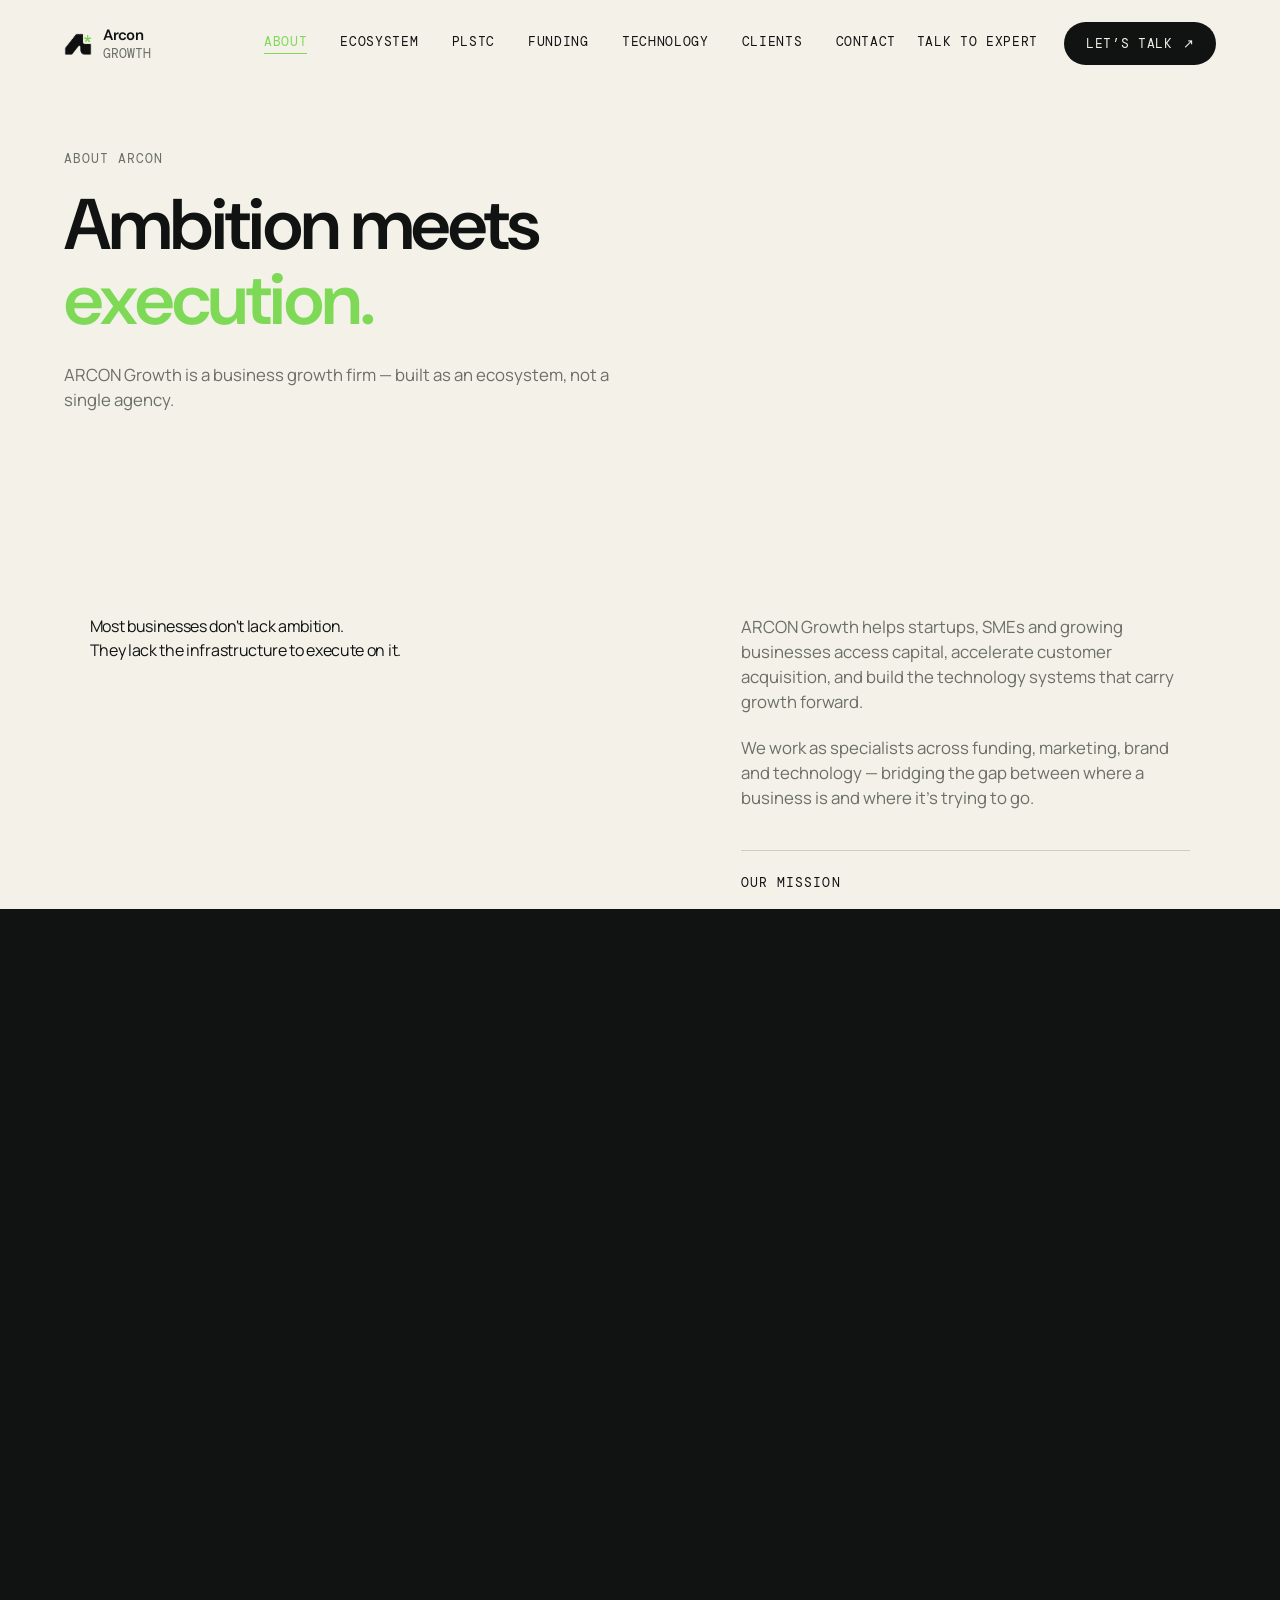
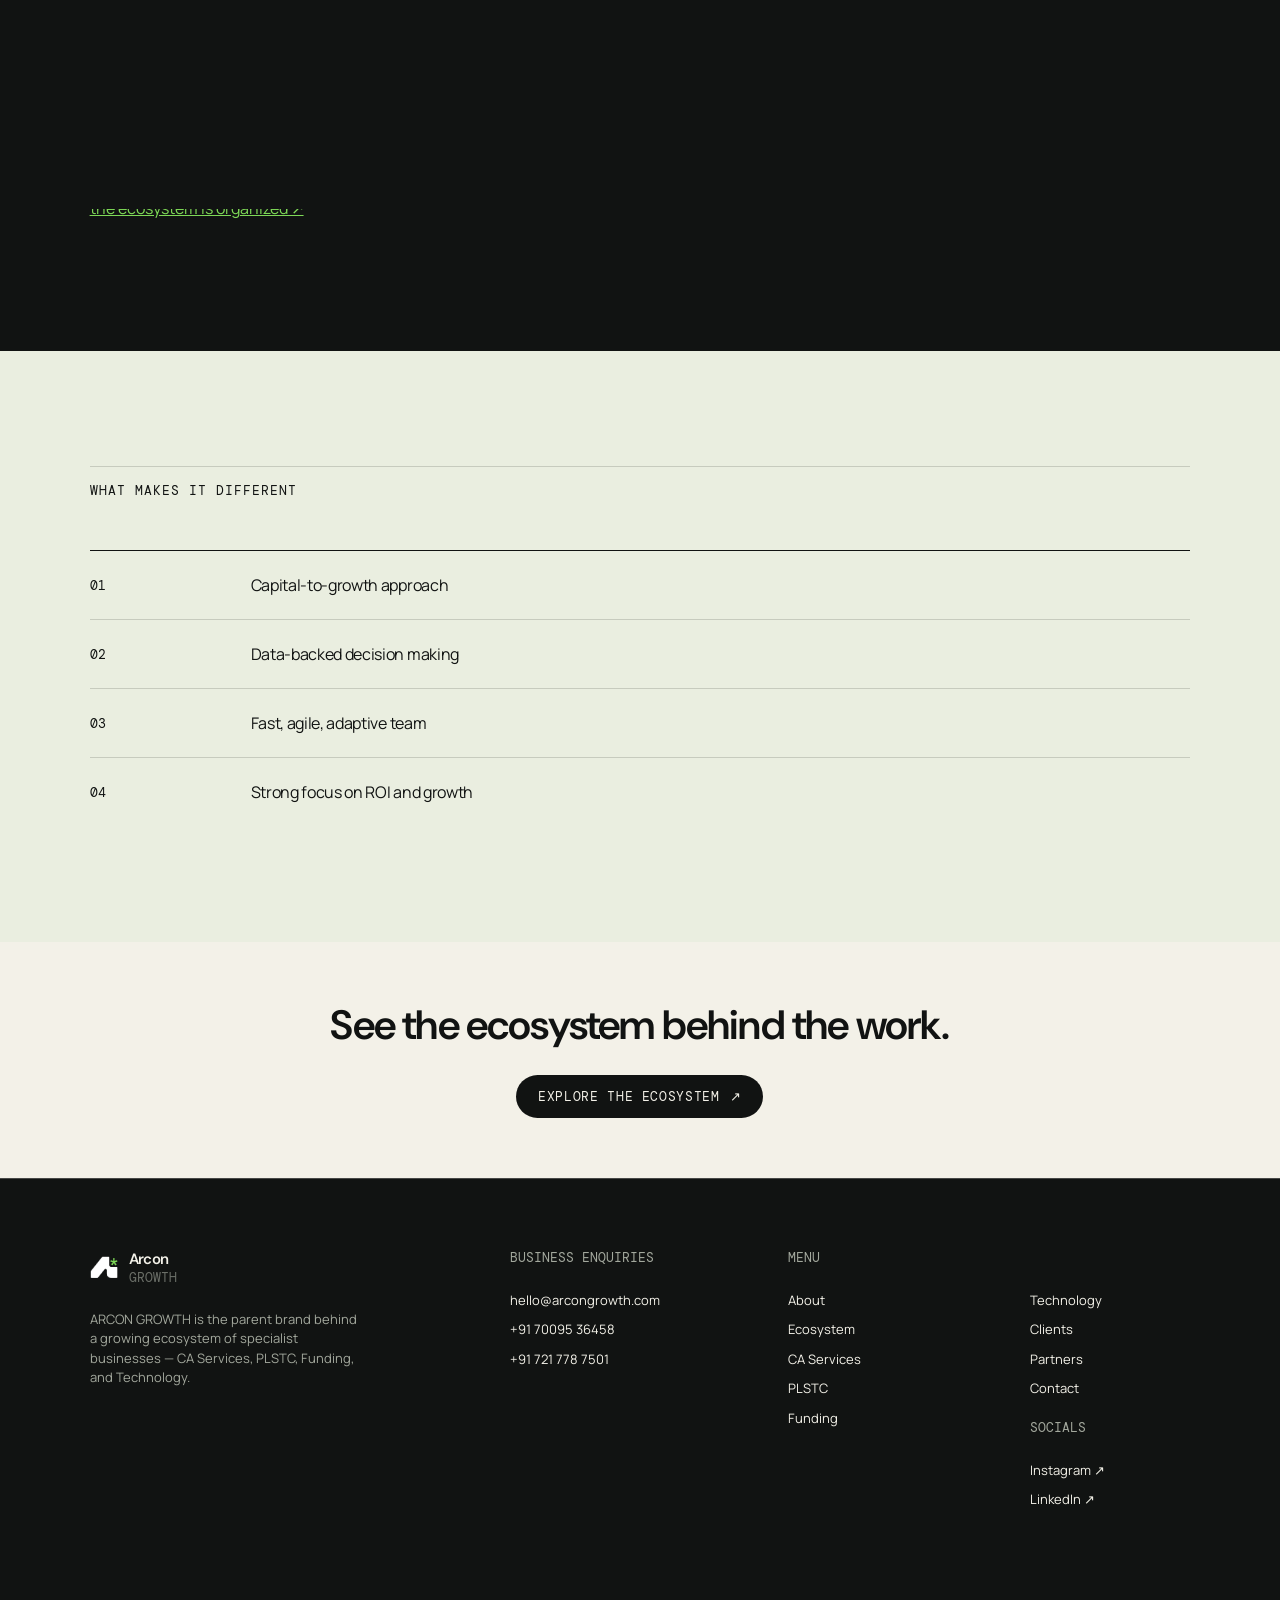
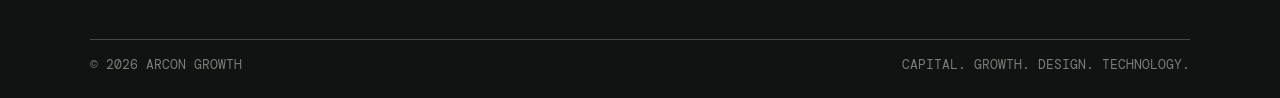
<file: about.html>
<!doctype html>
<html lang="en">
<head>
<meta charset="UTF-8">
<meta name="viewport" content="width=device-width, initial-scale=1.0">
<meta name="description" content="About ARCON Growth — a business growth firm built as an ecosystem of specialist ventures.">
<title>About — Arcon Growth</title>
<link rel="icon" type="image/png" href="/assets/logo-mark-dark.png">
<link rel="canonical" href="https://arcongrowth.com/about/">
<meta property="og:type" content="website">
<meta property="og:title" content="About — Arcon Growth">
<meta property="og:description" content="About ARCON Growth — a business growth firm built as an ecosystem of specialist ventures.">
<meta property="og:url" content="https://arcongrowth.com/about/">
<meta property="og:image" content="https://arcongrowth.com/assets/logo-mark-dark.png">
<meta name="twitter:card" content="summary">
<meta name="twitter:title" content="About — Arcon Growth">
<meta name="twitter:description" content="About ARCON Growth — a business growth firm built as an ecosystem of specialist ventures.">
<meta name="twitter:image" content="https://arcongrowth.com/assets/logo-mark-dark.png">
<link rel="preconnect" href="https://fonts.googleapis.com">
<link rel="preconnect" href="https://fonts.gstatic.com" crossorigin>
<link href="https://fonts.googleapis.com/css2?family=DM+Mono:wght@400;500&family=DM+Sans:wght@400;500;600;700&family=Manrope:wght@400;500;600;700&display=swap" rel="stylesheet">
<link rel="stylesheet" href="/css/tokens.css">
<link rel="stylesheet" href="/css/base.css">
<link rel="stylesheet" href="/css/pages.css">
<script type="application/ld+json">
{
  "@context": "https://schema.org",
  "@type": "BreadcrumbList",
  "itemListElement": [
    {"@type": "ListItem", "position": 1, "name": "Home", "item": "https://arcongrowth.com/"},
    {"@type": "ListItem", "position": 2, "name": "About", "item": "https://arcongrowth.com/about/"}
  ]
}
</script>
</head>
<body data-page="about">
  <div id="header-root"></div>
  <main>
    <section class="page-hero">
      <div class="page-hero__kicker">About Arcon</div>
      <h1 class="reveal">Ambition meets<br><em>execution.</em></h1>
      <p class="reveal">ARCON Growth is a business growth firm — built as an ecosystem, not a single agency.</p>
    </section>

    <section class="section">
      <div class="split-block">
        <h2 class="reveal">Most businesses don't lack ambition.<br>They lack the infrastructure to execute on it.</h2>
        <div class="reveal">
          <p>ARCON Growth helps startups, SMEs and growing businesses access capital, accelerate customer acquisition, and build the technology systems that carry growth forward.</p>
          <p>We work as specialists across funding, marketing, brand and technology — bridging the gap between where a business is and where it's trying to go.</p>
          <div style="border-top:1px solid var(--line);margin-top:40px;padding-top:18px">
            <span class="eyebrow">Our Mission</span>
            <strong style="display:block;margin-top:10px;font-size:18px;font-weight:500">Help businesses access the resources, systems, and growth infrastructure required to scale sustainably.</strong>
          </div>
        </div>
      </div>
    </section>

    <section class="section section--ink">
      <div class="section-label">What we bring <span>Capabilities</span></div>
      <div class="capability-grid">
        <div class="capability-tile reveal">
          <div class="capability-icon" aria-hidden="true"><svg viewBox="0 0 40 40" fill="none" stroke="currentColor" stroke-width="1.5"><circle cx="20" cy="20" r="14"/><path d="M20 13v14M15 18l5-5 5 5" stroke-linecap="round" stroke-linejoin="round"/></svg></div>
          <span>01</span><h3>Capital</h3>
        </div>
        <div class="capability-tile reveal">
          <div class="capability-icon" aria-hidden="true"><svg viewBox="0 0 40 40" fill="none" stroke="currentColor" stroke-width="1.5" stroke-linecap="round" stroke-linejoin="round"><path d="M6 30l9-10 6 6 12-14"/><path d="M27 12h6v6"/></svg></div>
          <span>02</span><h3>Growth</h3>
        </div>
        <div class="capability-tile reveal">
          <div class="capability-icon" aria-hidden="true"><svg viewBox="0 0 40 40" fill="none" stroke="currentColor" stroke-width="1.5"><circle cx="16" cy="16" r="10"/><rect x="16" y="16" width="18" height="18" rx="2"/></svg></div>
          <span>03</span><h3>Design</h3>
        </div>
        <div class="capability-tile reveal">
          <div class="capability-icon" aria-hidden="true"><svg viewBox="0 0 40 40" fill="none" stroke="currentColor" stroke-width="1.5"><circle cx="10" cy="10" r="3"/><circle cx="30" cy="10" r="3"/><circle cx="10" cy="30" r="3"/><circle cx="30" cy="30" r="3"/><path d="M13 10h14M10 13v14M30 13v14M13 30h14" stroke-linecap="round"/></svg></div>
          <span>04</span><h3>Technology</h3>
        </div>
      </div>
      <p style="max-width:520px;color:var(--muted-light);margin-top:30px">Four capabilities, drawn on by every vertical in the ecosystem. <a href="/companies/" style="color:var(--acid);text-decoration:underline">See how the ecosystem is organized ↗</a></p>
    </section>

    <section class="section section--yellow">
      <div class="section-label">What makes it different</div>
      <div class="strength-list">
        <div class="strength-row"><span>01</span><h3>Capital-to-growth approach</h3></div>
        <div class="strength-row"><span>02</span><h3>Data-backed decision making</h3></div>
        <div class="strength-row"><span>03</span><h3>Fast, agile, adaptive team</h3></div>
        <div class="strength-row"><span>04</span><h3>Strong focus on ROI and growth</h3></div>
      </div>
    </section>

    <section class="section" style="text-align:center;padding-top:60px;padding-bottom:60px">
      <h2 class="reveal mini-heading">See the ecosystem behind the work.</h2>
      <a class="pill pill--dark magnetic" href="/companies/">Explore the ecosystem <span class="pill__arrow">↗</span></a>
    </section>
  </main>
  <div id="footer-root"></div>
  <script src="/config.js"></script>
  <script src="/js/enquiry.js"></script>
  <script src="/js/main.js"></script>
</body>
</html>
</file>
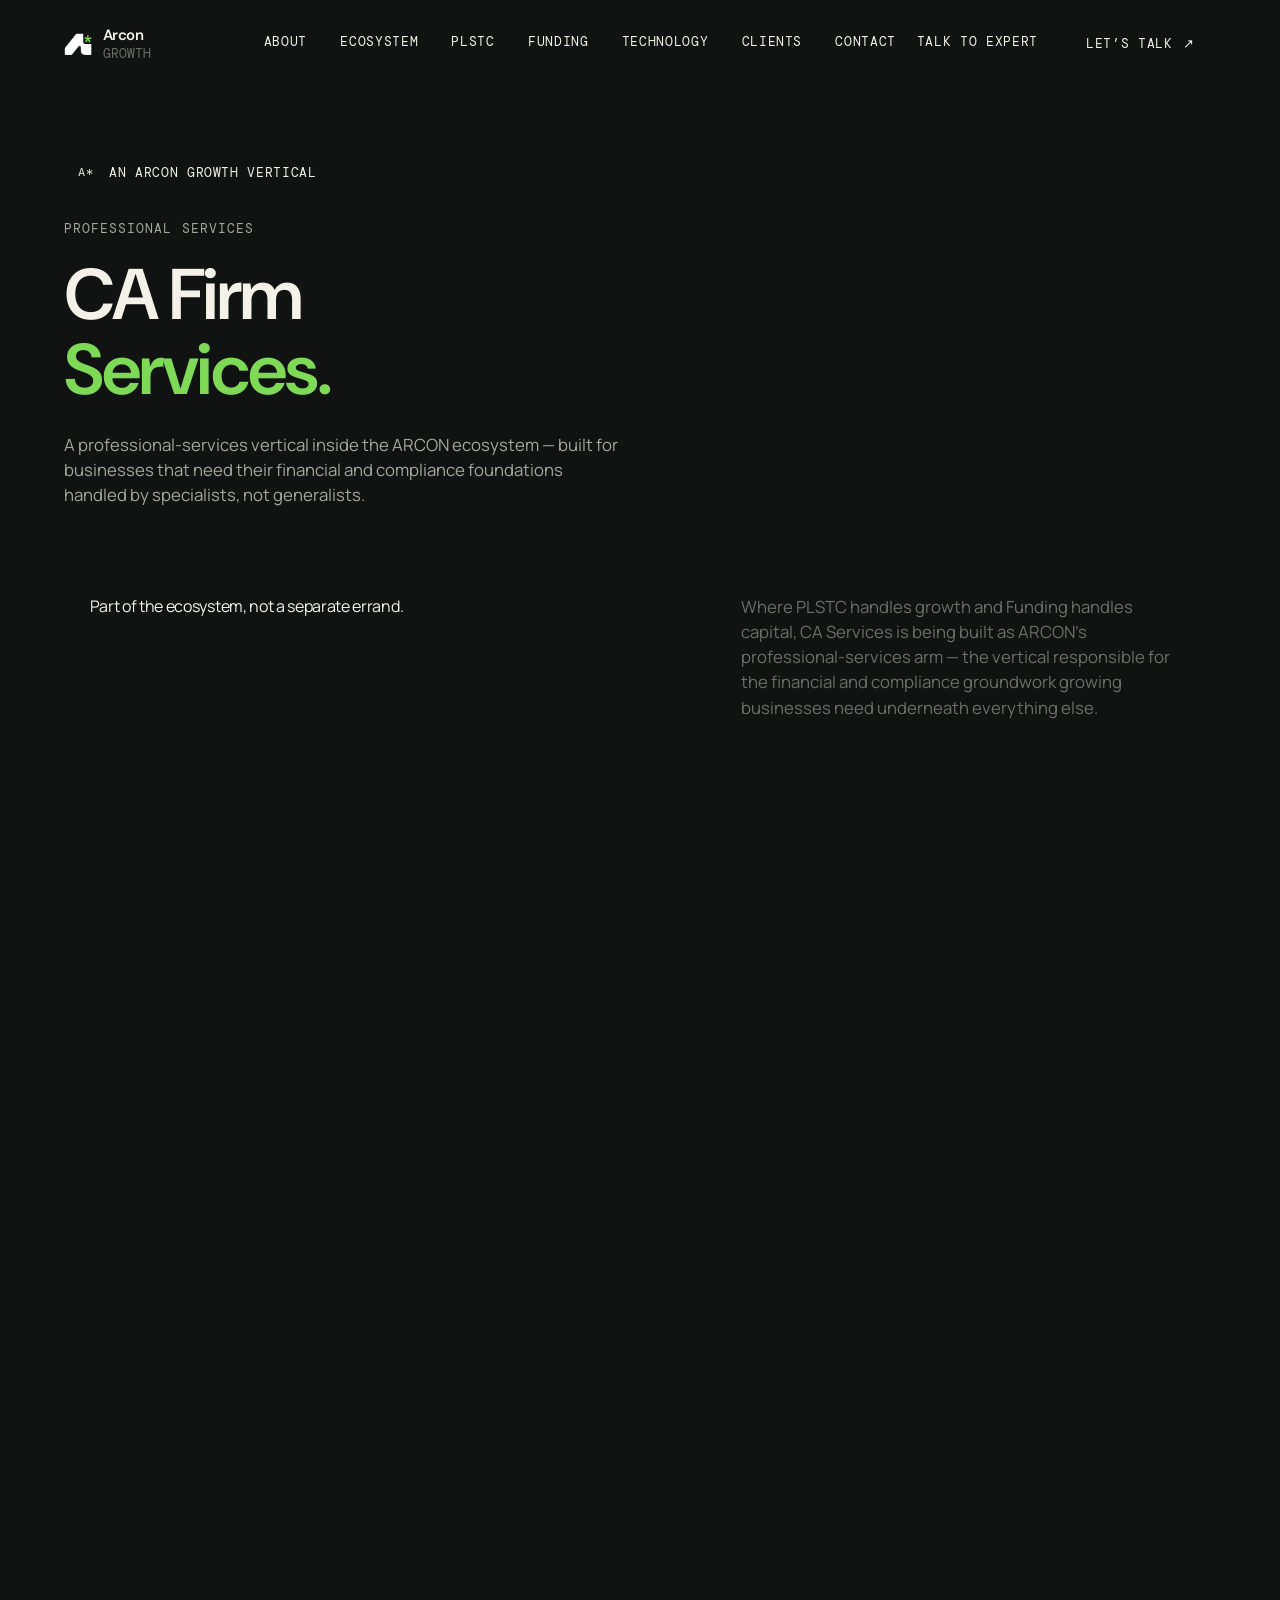
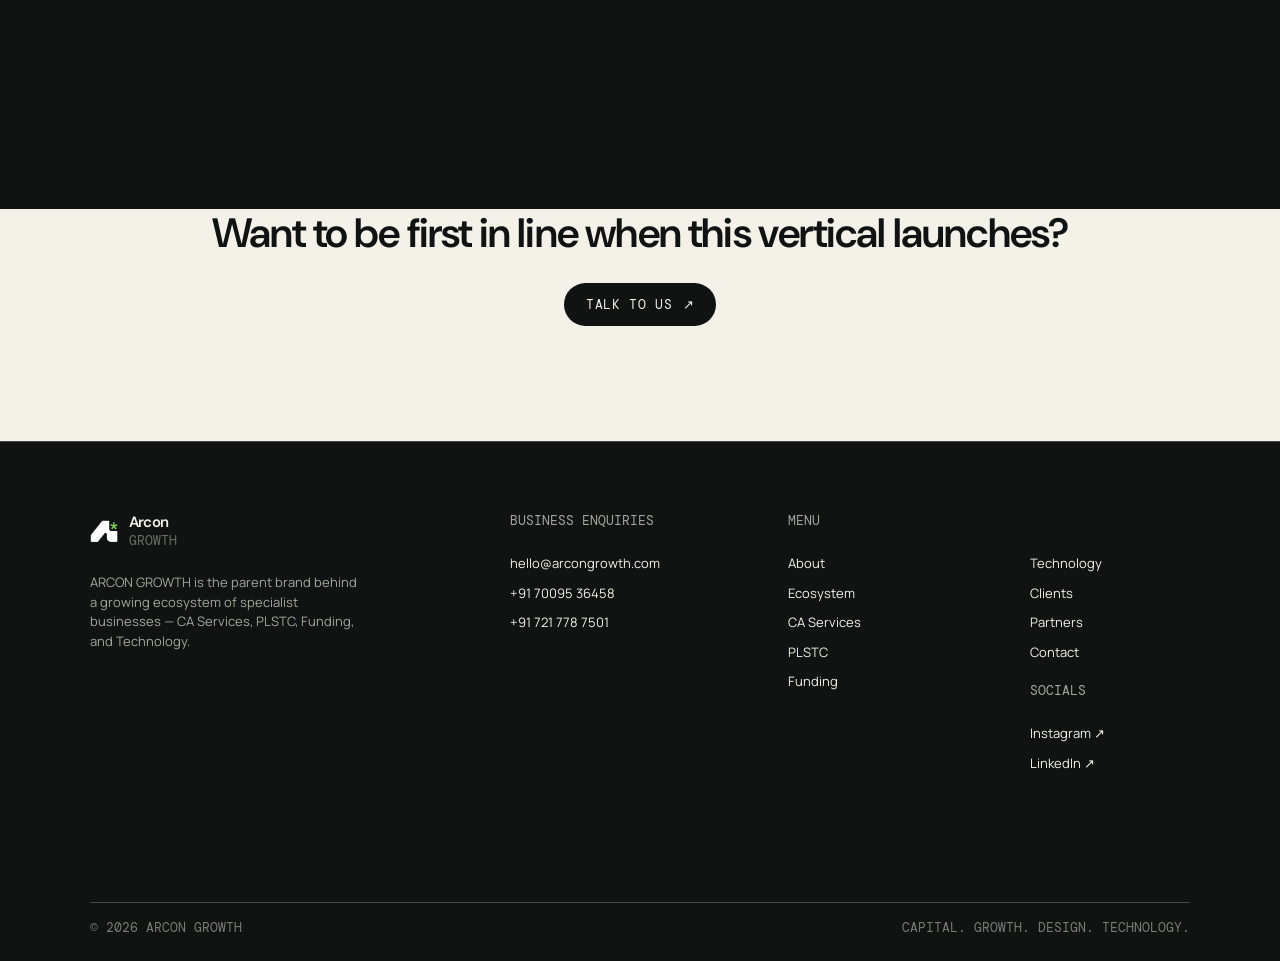
<file: ca-services.html>
<!doctype html>
<html lang="en">
<head>
<meta charset="UTF-8">
<meta name="viewport" content="width=device-width, initial-scale=1.0">
<meta name="description" content="CA Firm Services — a professional-services vertical under the ARCON Growth ecosystem.">
<title>CA Firm Services — Arcon Growth</title>
<link rel="icon" type="image/png" href="/assets/logo-mark-dark.png">
<link rel="canonical" href="https://arcongrowth.com/ca-services/">
<meta property="og:type" content="website">
<meta property="og:title" content="CA Firm Services — Arcon Growth">
<meta property="og:description" content="CA Firm Services — a professional-services vertical under the ARCON Growth ecosystem.">
<meta property="og:url" content="https://arcongrowth.com/ca-services/">
<meta property="og:image" content="https://arcongrowth.com/assets/logo-mark-dark.png">
<meta name="twitter:card" content="summary">
<meta name="twitter:title" content="CA Firm Services — Arcon Growth">
<meta name="twitter:description" content="CA Firm Services — a professional-services vertical under the ARCON Growth ecosystem.">
<meta name="twitter:image" content="https://arcongrowth.com/assets/logo-mark-dark.png">
<link rel="preconnect" href="https://fonts.googleapis.com">
<link rel="preconnect" href="https://fonts.gstatic.com" crossorigin>
<link href="https://fonts.googleapis.com/css2?family=DM+Mono:wght@400;500&family=DM+Sans:wght@400;500;600;700&family=Manrope:wght@400;500;600;700&display=swap" rel="stylesheet">
<link rel="stylesheet" href="/css/tokens.css">
<link rel="stylesheet" href="/css/base.css">
<link rel="stylesheet" href="/css/pages.css">
<script type="application/ld+json">
{
  "@context": "https://schema.org",
  "@type": "BreadcrumbList",
  "itemListElement": [
    {"@type": "ListItem", "position": 1, "name": "Home", "item": "https://arcongrowth.com/"},
    {"@type": "ListItem", "position": 2, "name": "CA Services", "item": "https://arcongrowth.com/ca-services/"}
  ]
}
</script>
</head>
<body data-page="ca-services" data-header-theme="dark">
  <div id="header-root"></div>
  <main>
    <section class="page-hero page-hero--dark">
      <div class="relation-badge"><span>A*</span> An ARCON Growth vertical</div>
      <div class="page-hero__kicker">Professional Services</div>
      <h1 class="reveal">CA Firm<br><em>Services.</em></h1>
      <p class="reveal">A professional-services vertical inside the ARCON ecosystem — built for businesses that need their financial and compliance foundations handled by specialists, not generalists.</p>
    </section>

    <section class="section section--ink" style="padding-top:0">
      <div class="split-block">
        <h2 class="reveal">Part of the ecosystem, not a separate errand.</h2>
        <p class="reveal">Where PLSTC handles growth and Funding handles capital, CA Services is being built as ARCON's professional-services arm — the vertical responsible for the financial and compliance groundwork growing businesses need underneath everything else.</p>
      </div>
    </section>

    <section class="section section--ink">
      <div class="section-label" style="border-color:var(--line-light)">What this vertical covers</div>
      <div class="capability-grid">
        <div class="capability-tile reveal"><span>01</span><h3>Tax Filing & Compliance</h3></div>
        <div class="capability-tile reveal"><span>02</span><h3>GST Registration & Returns</h3></div>
        <div class="capability-tile reveal"><span>03</span><h3>Auditing & Assurance</h3></div>
        <div class="capability-tile reveal"><span>04</span><h3>Company Incorporation</h3></div>
        <div class="capability-tile reveal"><span>05</span><h3>Accounting & Bookkeeping</h3></div>
        <div class="capability-tile reveal"><span>06</span><h3>Financial & Business Advisory</h3></div>
      </div>
      <p style="max-width:560px;color:var(--muted-light);margin-top:26px;font-size:14px">Every engagement is scoped to the business — talk to us for specifics on your requirement.</p>
    </section>

    <section class="section" style="text-align:center">
      <h2 class="reveal mini-heading">Want to be first in line when this vertical launches?</h2>
      <button class="pill pill--dark magnetic" type="button" data-open-enquiry>Talk to us <span class="pill__arrow">↗</span></button>
    </section>
  </main>
  <div id="footer-root"></div>
  <script src="/config.js"></script>
  <script src="/js/enquiry.js"></script>
  <script src="/js/main.js"></script>
</body>
</html>
</file>
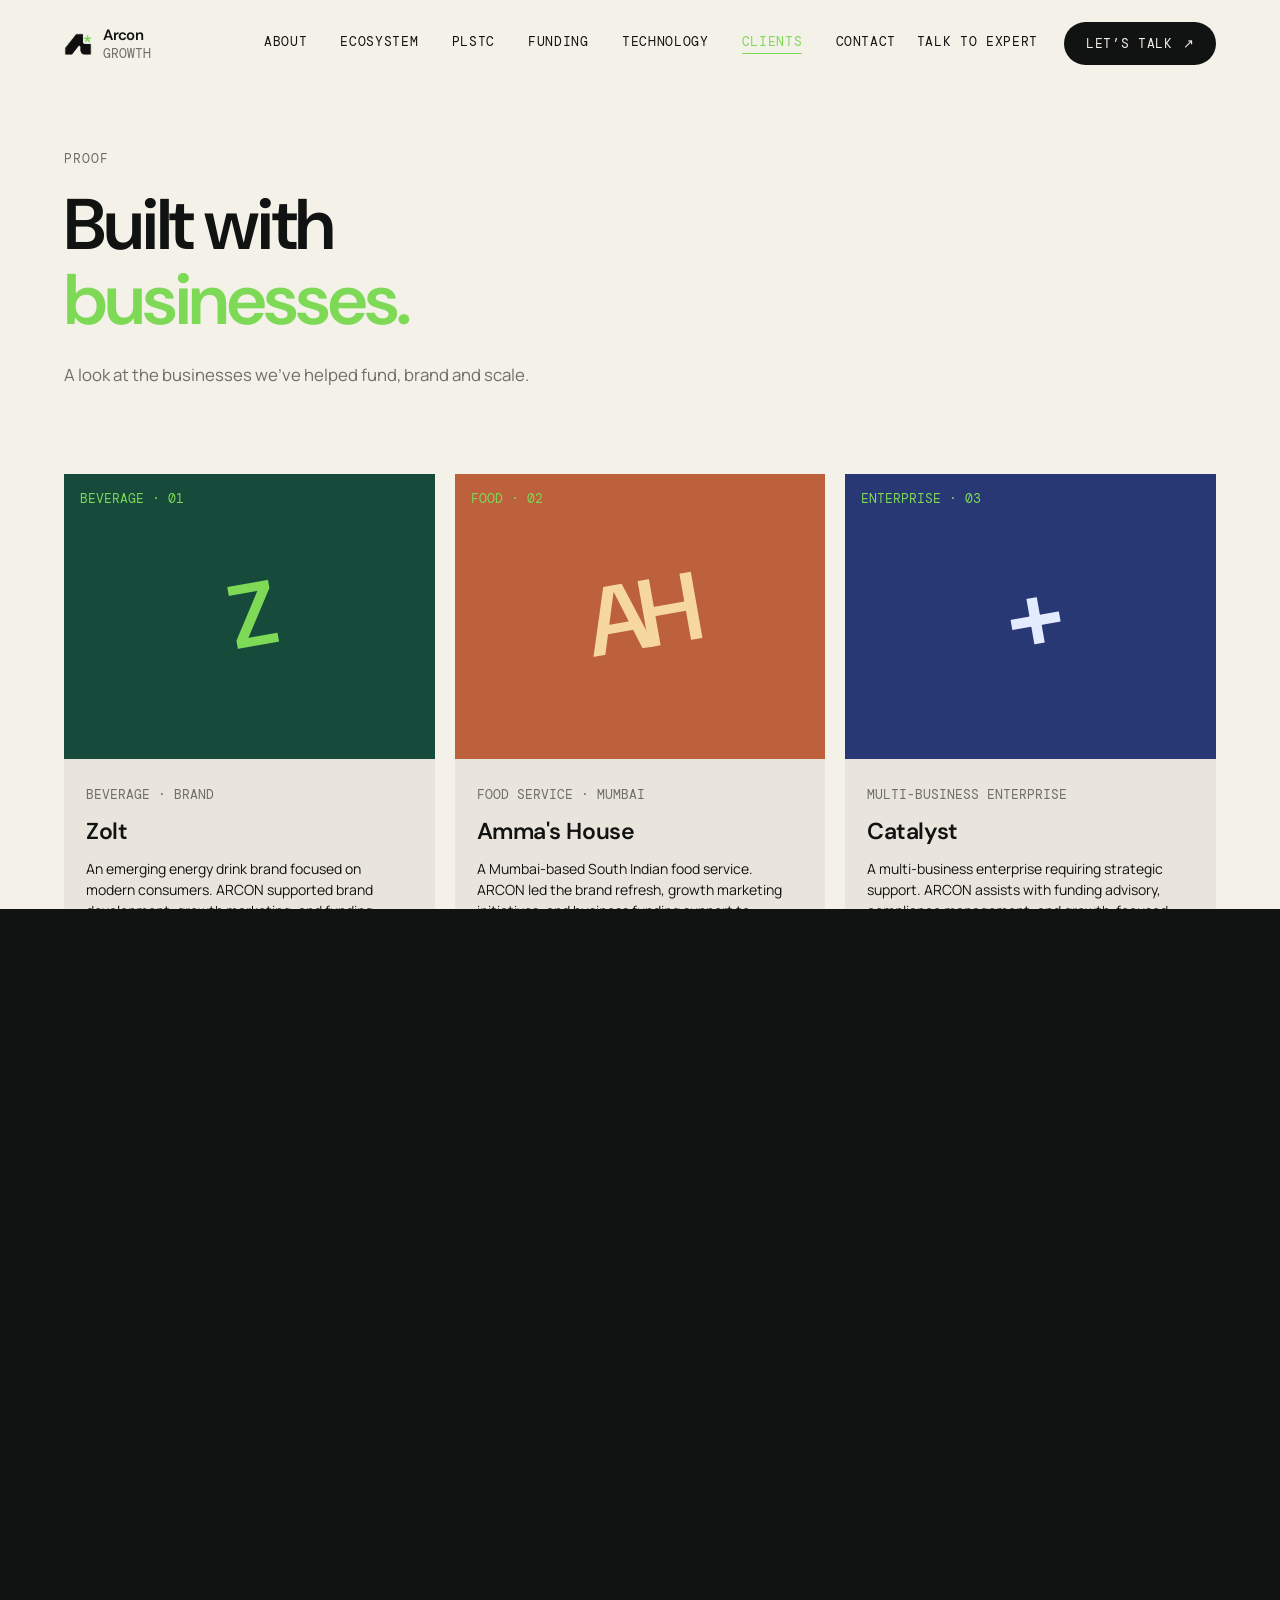
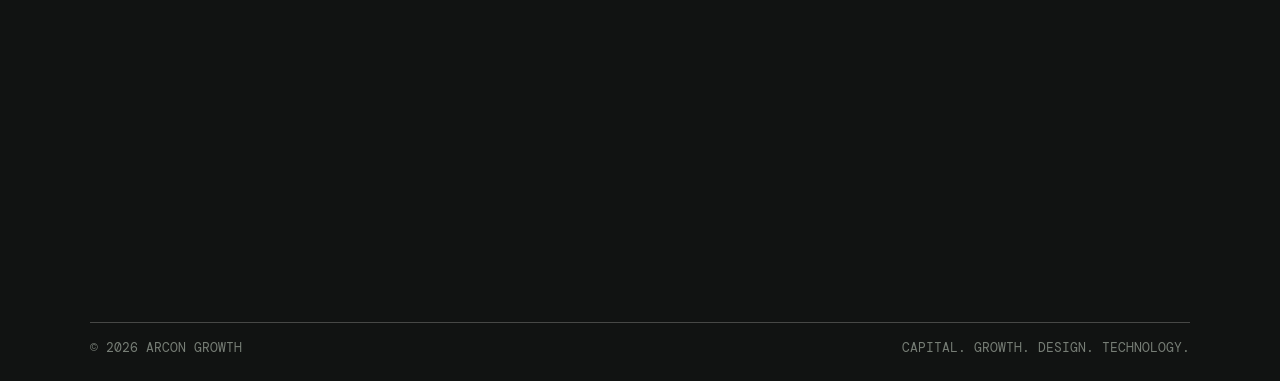
<file: clients.html>
<!doctype html>
<html lang="en">
<head>
<meta charset="UTF-8">
<meta name="viewport" content="width=device-width, initial-scale=1.0">
<meta name="description" content="Businesses ARCON Growth has helped fund, brand and scale.">
<title>Clients — Arcon Growth</title>
<link rel="icon" type="image/png" href="/assets/logo-mark-dark.png">
<link rel="canonical" href="https://arcongrowth.com/clients/">
<meta property="og:type" content="website">
<meta property="og:title" content="Clients — Arcon Growth">
<meta property="og:description" content="Businesses ARCON Growth has helped fund, brand and scale.">
<meta property="og:url" content="https://arcongrowth.com/clients/">
<meta property="og:image" content="https://arcongrowth.com/assets/logo-mark-dark.png">
<meta name="twitter:card" content="summary">
<meta name="twitter:title" content="Clients — Arcon Growth">
<meta name="twitter:description" content="Businesses ARCON Growth has helped fund, brand and scale.">
<meta name="twitter:image" content="https://arcongrowth.com/assets/logo-mark-dark.png">
<link rel="preconnect" href="https://fonts.googleapis.com">
<link rel="preconnect" href="https://fonts.gstatic.com" crossorigin>
<link href="https://fonts.googleapis.com/css2?family=DM+Mono:wght@400;500&family=DM+Sans:wght@400;500;600;700&family=Manrope:wght@400;500;600;700&display=swap" rel="stylesheet">
<link rel="stylesheet" href="/css/tokens.css">
<link rel="stylesheet" href="/css/base.css">
<link rel="stylesheet" href="/css/pages.css">
<link rel="stylesheet" href="/css/home.css">
<script type="application/ld+json">
{
  "@context": "https://schema.org",
  "@type": "BreadcrumbList",
  "itemListElement": [
    {"@type": "ListItem", "position": 1, "name": "Home", "item": "https://arcongrowth.com/"},
    {"@type": "ListItem", "position": 2, "name": "Clients", "item": "https://arcongrowth.com/clients/"}
  ]
}
</script>
</head>
<body data-page="clients">
  <div id="header-root"></div>
  <main>
    <section class="page-hero">
      <div class="page-hero__kicker">Proof</div>
      <h1 class="reveal">Built with<br><em>businesses.</em></h1>
      <p class="reveal">A look at the businesses we've helped fund, brand and scale.</p>
    </section>

    <section class="clients" style="padding-top:0">
      <div class="client-grid">
        <article class="client-card reveal"><div class="client-art"><span>Z</span><small>BEVERAGE · 01</small></div><div class="client-card__info"><span>Beverage · Brand</span><h3>Zolt</h3><p>An emerging energy drink brand focused on modern consumers. ARCON supported brand development, growth marketing, and funding strategy to establish a scalable foundation for market expansion.</p></div></article>
        <article class="client-card client-card--amma reveal"><div class="client-art"><span>AH</span><small>FOOD · 02</small></div><div class="client-card__info"><span>Food Service · Mumbai</span><h3>Amma's House</h3><p>A Mumbai-based South Indian food service. ARCON led the brand refresh, growth marketing initiatives, and business funding support to strengthen market presence and accelerate growth.</p></div></article>
        <article class="client-card client-card--catalyst reveal"><div class="client-art"><span>+</span><small>ENTERPRISE · 03</small></div><div class="client-card__info"><span>Multi-Business Enterprise</span><h3>Catalyst</h3><p>A multi-business enterprise requiring strategic support. ARCON assists with funding advisory, compliance management, and growth-focused operations across multiple ventures.</p></div></article>
      </div>
    </section>

    <section class="section" style="text-align:center">
      <h2 class="reveal mini-heading">Want to be next?</h2>
      <button class="pill pill--dark magnetic" type="button" data-open-enquiry>Start a conversation <span class="pill__arrow">↗</span></button>
    </section>
  </main>
  <div id="footer-root"></div>
  <script src="/config.js"></script>
  <script src="/js/enquiry.js"></script>
  <script src="/js/main.js"></script>
</body>
</html>
</file>
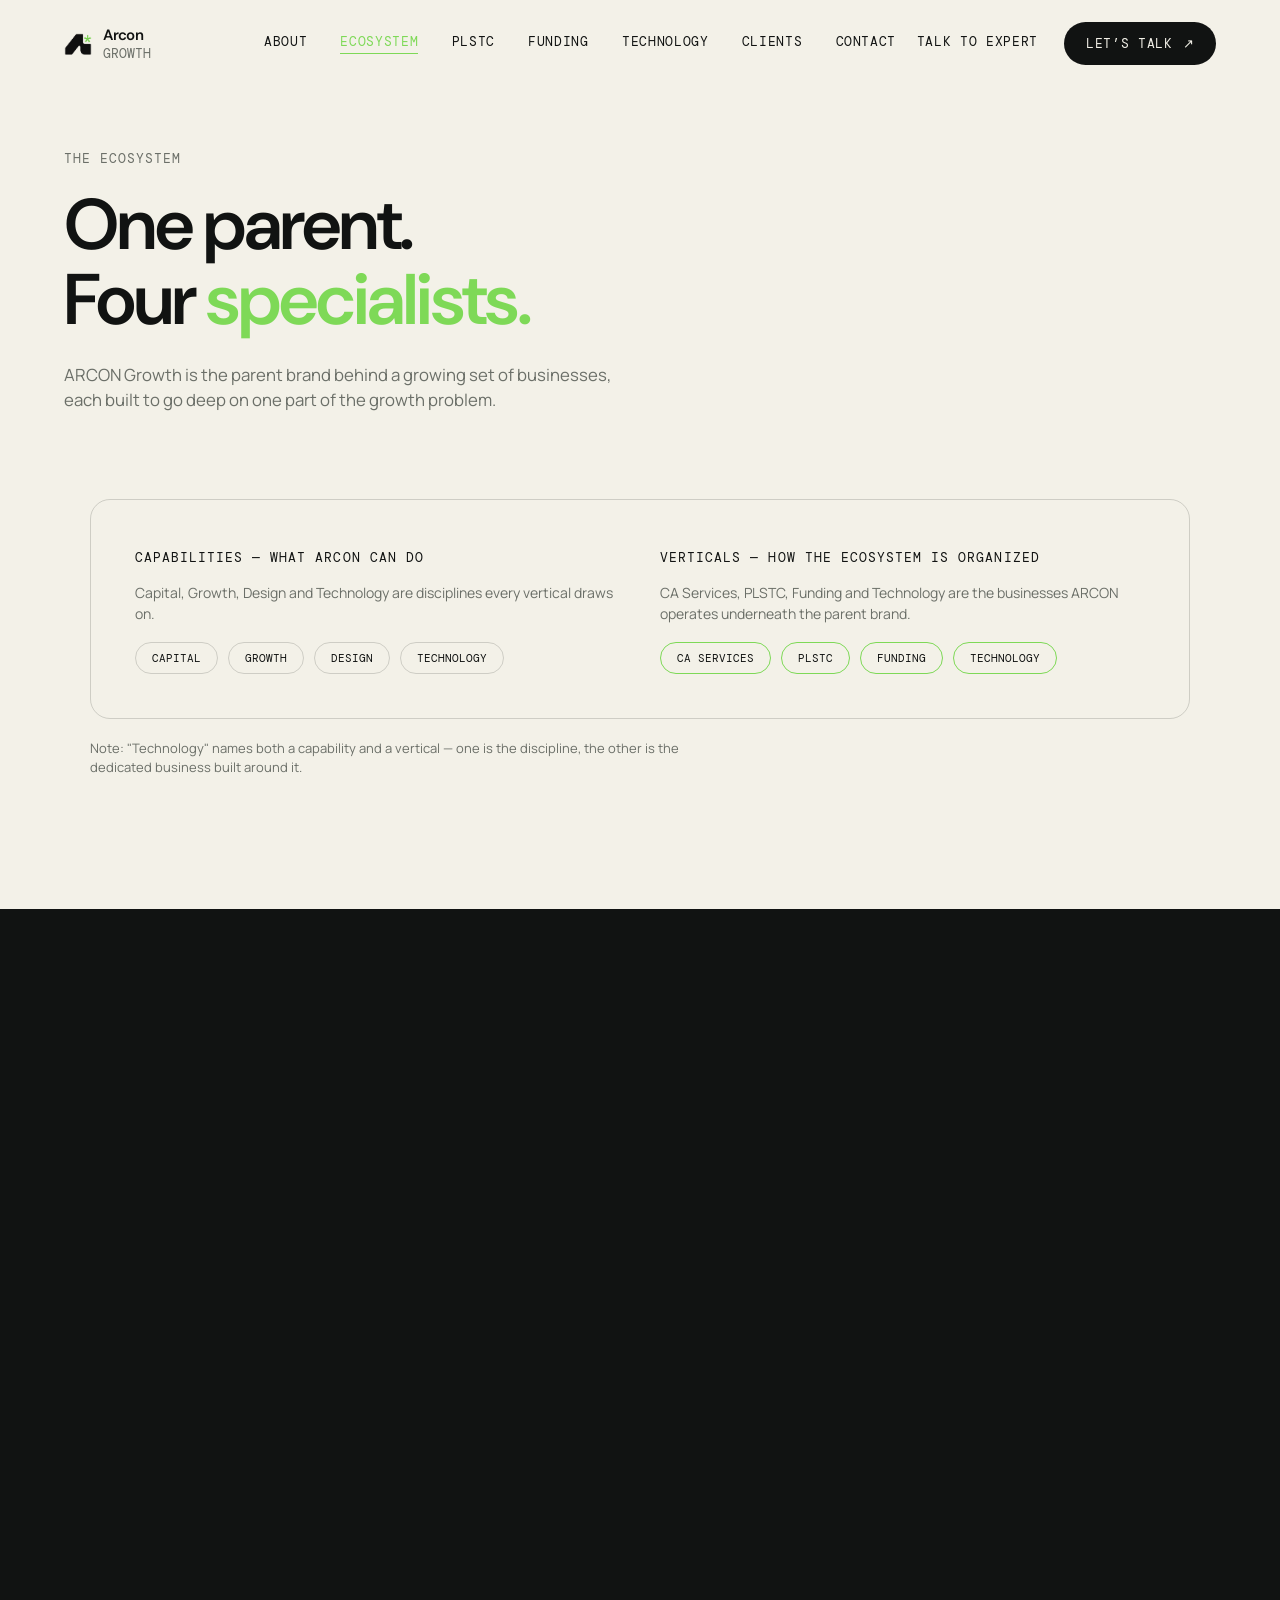
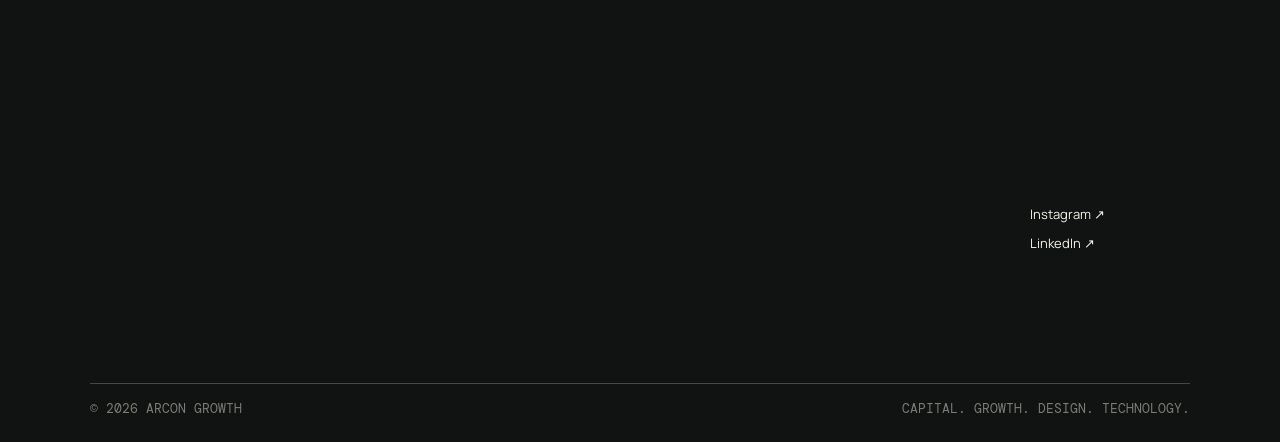
<file: companies.html>
<!doctype html>
<html lang="en">
<head>
<meta charset="UTF-8">
<meta name="viewport" content="width=device-width, initial-scale=1.0">
<meta name="description" content="The ARCON Growth ecosystem — parent brand to CA Services, PLSTC, Funding and Technology.">
<title>Ecosystem — Arcon Growth</title>
<link rel="icon" type="image/png" href="/assets/logo-mark-dark.png">
<link rel="canonical" href="https://arcongrowth.com/companies/">
<meta property="og:type" content="website">
<meta property="og:title" content="Ecosystem — Arcon Growth">
<meta property="og:description" content="The ARCON Growth ecosystem — parent brand to CA Services, PLSTC, Funding and Technology.">
<meta property="og:url" content="https://arcongrowth.com/companies/">
<meta property="og:image" content="https://arcongrowth.com/assets/logo-mark-dark.png">
<meta name="twitter:card" content="summary">
<meta name="twitter:title" content="Ecosystem — Arcon Growth">
<meta name="twitter:description" content="The ARCON Growth ecosystem — parent brand to CA Services, PLSTC, Funding and Technology.">
<meta name="twitter:image" content="https://arcongrowth.com/assets/logo-mark-dark.png">
<link rel="preconnect" href="https://fonts.googleapis.com">
<link rel="preconnect" href="https://fonts.gstatic.com" crossorigin>
<link href="https://fonts.googleapis.com/css2?family=DM+Mono:wght@400;500&family=DM+Sans:wght@400;500;600;700&family=Manrope:wght@400;500;600;700&display=swap" rel="stylesheet">
<link rel="stylesheet" href="/css/tokens.css">
<link rel="stylesheet" href="/css/base.css">
<link rel="stylesheet" href="/css/pages.css">
<link rel="stylesheet" href="/css/home.css">
<script type="application/ld+json">
{
  "@context": "https://schema.org",
  "@type": "BreadcrumbList",
  "itemListElement": [
    {"@type": "ListItem", "position": 1, "name": "Home", "item": "https://arcongrowth.com/"},
    {"@type": "ListItem", "position": 2, "name": "Ecosystem", "item": "https://arcongrowth.com/companies/"}
  ]
}
</script>
</head>
<body data-page="companies">
  <div id="header-root"></div>
  <main>
    <section class="page-hero">
      <div class="page-hero__kicker">The Ecosystem</div>
      <h1 class="reveal">One parent.<br>Four <em>specialists.</em></h1>
      <p class="reveal">ARCON Growth is the parent brand behind a growing set of businesses, each built to go deep on one part of the growth problem.</p>
    </section>

    <section class="section" style="padding-top:0">
      <div style="border:1px solid var(--line);border-radius:20px;padding:clamp(24px,4vw,44px);display:grid;grid-template-columns:1fr 1fr;gap:40px" class="reveal">
        <div>
          <span class="eyebrow">Capabilities — what ARCON can do</span>
          <p style="color:var(--muted);margin:14px 0 0;font-size:14px">Capital, Growth, Design and Technology are disciplines every vertical draws on.</p>
          <div style="display:flex;gap:10px;flex-wrap:wrap;margin-top:18px">
            <span class="logo-rail-item" style="border:1px solid var(--line);border-radius:100px;padding:8px 16px;font:11px var(--mono);text-transform:uppercase">Capital</span>
            <span style="border:1px solid var(--line);border-radius:100px;padding:8px 16px;font:11px var(--mono);text-transform:uppercase">Growth</span>
            <span style="border:1px solid var(--line);border-radius:100px;padding:8px 16px;font:11px var(--mono);text-transform:uppercase">Design</span>
            <span style="border:1px solid var(--line);border-radius:100px;padding:8px 16px;font:11px var(--mono);text-transform:uppercase">Technology</span>
          </div>
        </div>
        <div>
          <span class="eyebrow">Verticals — how the ecosystem is organized</span>
          <p style="color:var(--muted);margin:14px 0 0;font-size:14px">CA Services, PLSTC, Funding and Technology are the businesses ARCON operates underneath the parent brand.</p>
          <div style="display:flex;gap:10px;flex-wrap:wrap;margin-top:18px">
            <span style="border:1px solid var(--acid-deep);border-radius:100px;padding:8px 16px;font:11px var(--mono);text-transform:uppercase">CA Services</span>
            <span style="border:1px solid var(--acid-deep);border-radius:100px;padding:8px 16px;font:11px var(--mono);text-transform:uppercase">PLSTC</span>
            <span style="border:1px solid var(--acid-deep);border-radius:100px;padding:8px 16px;font:11px var(--mono);text-transform:uppercase">Funding</span>
            <span style="border:1px solid var(--acid-deep);border-radius:100px;padding:8px 16px;font:11px var(--mono);text-transform:uppercase">Technology</span>
          </div>
        </div>
      </div>
      <p style="max-width:600px;color:var(--muted);margin-top:20px;font-size:13px" class="reveal">Note: "Technology" names both a capability and a vertical — one is the discipline, the other is the dedicated business built around it.</p>
    </section>

    <section class="ecosystem" style="padding-top:20px">
      <div class="eco-rail">
        <a class="eco-card eco-card--ca tilt-card" href="/ca-services/">
          <div class="tilt-card__layer eco-card__layer" style="background:radial-gradient(circle at 30% 20%,rgba(126,217,87,.25),transparent 60%)"></div>
          <span class="eco-card__num">01</span>
          <div class="eco-card__body"><span class="eco-card__tag">Professional Services</span><h3>CA Services</h3><p>A professional-services vertical under the ARCON ecosystem.</p></div>
          <span class="eco-card__arrow">Explore CA Services <span>↗</span></span>
        </a>
        <a class="eco-card eco-card--plastic tilt-card" href="/plastic/">
          <div class="tilt-card__layer eco-card__layer" style="background:radial-gradient(circle at 70% 30%,rgba(21,23,22,.15),transparent 60%)"></div>
          <span class="eco-card__num">02</span>
          <div class="eco-card__body"><span class="eco-card__tag">Marketing & Growth</span><h3>PLSTC</h3><p>An ARCON Growth company focused on performance and acquisition.</p></div>
          <span class="eco-card__arrow">Explore PLSTC <span>↗</span></span>
        </a>
        <a class="eco-card eco-card--funding tilt-card" href="/funding/">
          <div class="tilt-card__layer eco-card__layer" style="background:radial-gradient(circle at 30% 70%,rgba(126,217,87,.18),transparent 60%)"></div>
          <span class="eco-card__num">03</span>
          <div class="eco-card__body"><span class="eco-card__tag">Capital Access</span><h3>Funding</h3><p>SIDBI, CGSS and a network of 10+ banks and lenders.</p></div>
          <span class="eco-card__arrow">Explore Funding <span>↗</span></span>
        </a>
        <a class="eco-card eco-card--technology tilt-card" href="/technology/">
          <div class="tilt-card__layer eco-card__layer" style="background:radial-gradient(circle at 70% 70%,rgba(126,217,87,.15),transparent 60%)"></div>
          <span class="eco-card__num">04</span>
          <div class="eco-card__body"><span class="eco-card__tag">Systems & Software</span><h3>Technology</h3><p>CRM, software and digital infrastructure for growing businesses.</p></div>
          <span class="eco-card__arrow">Explore Technology <span>↗</span></span>
        </a>
      </div>
    </section>

    <section class="section" style="text-align:center;padding-top:40px">
      <a class="pill pill--dark magnetic" href="/contact/">Talk to us about the ecosystem <span class="pill__arrow">↗</span></a>
    </section>
  </main>
  <div id="footer-root"></div>
  <script src="/config.js"></script>
  <script src="/js/enquiry.js"></script>
  <script src="/js/main.js"></script>
</body>
</html>
</file>
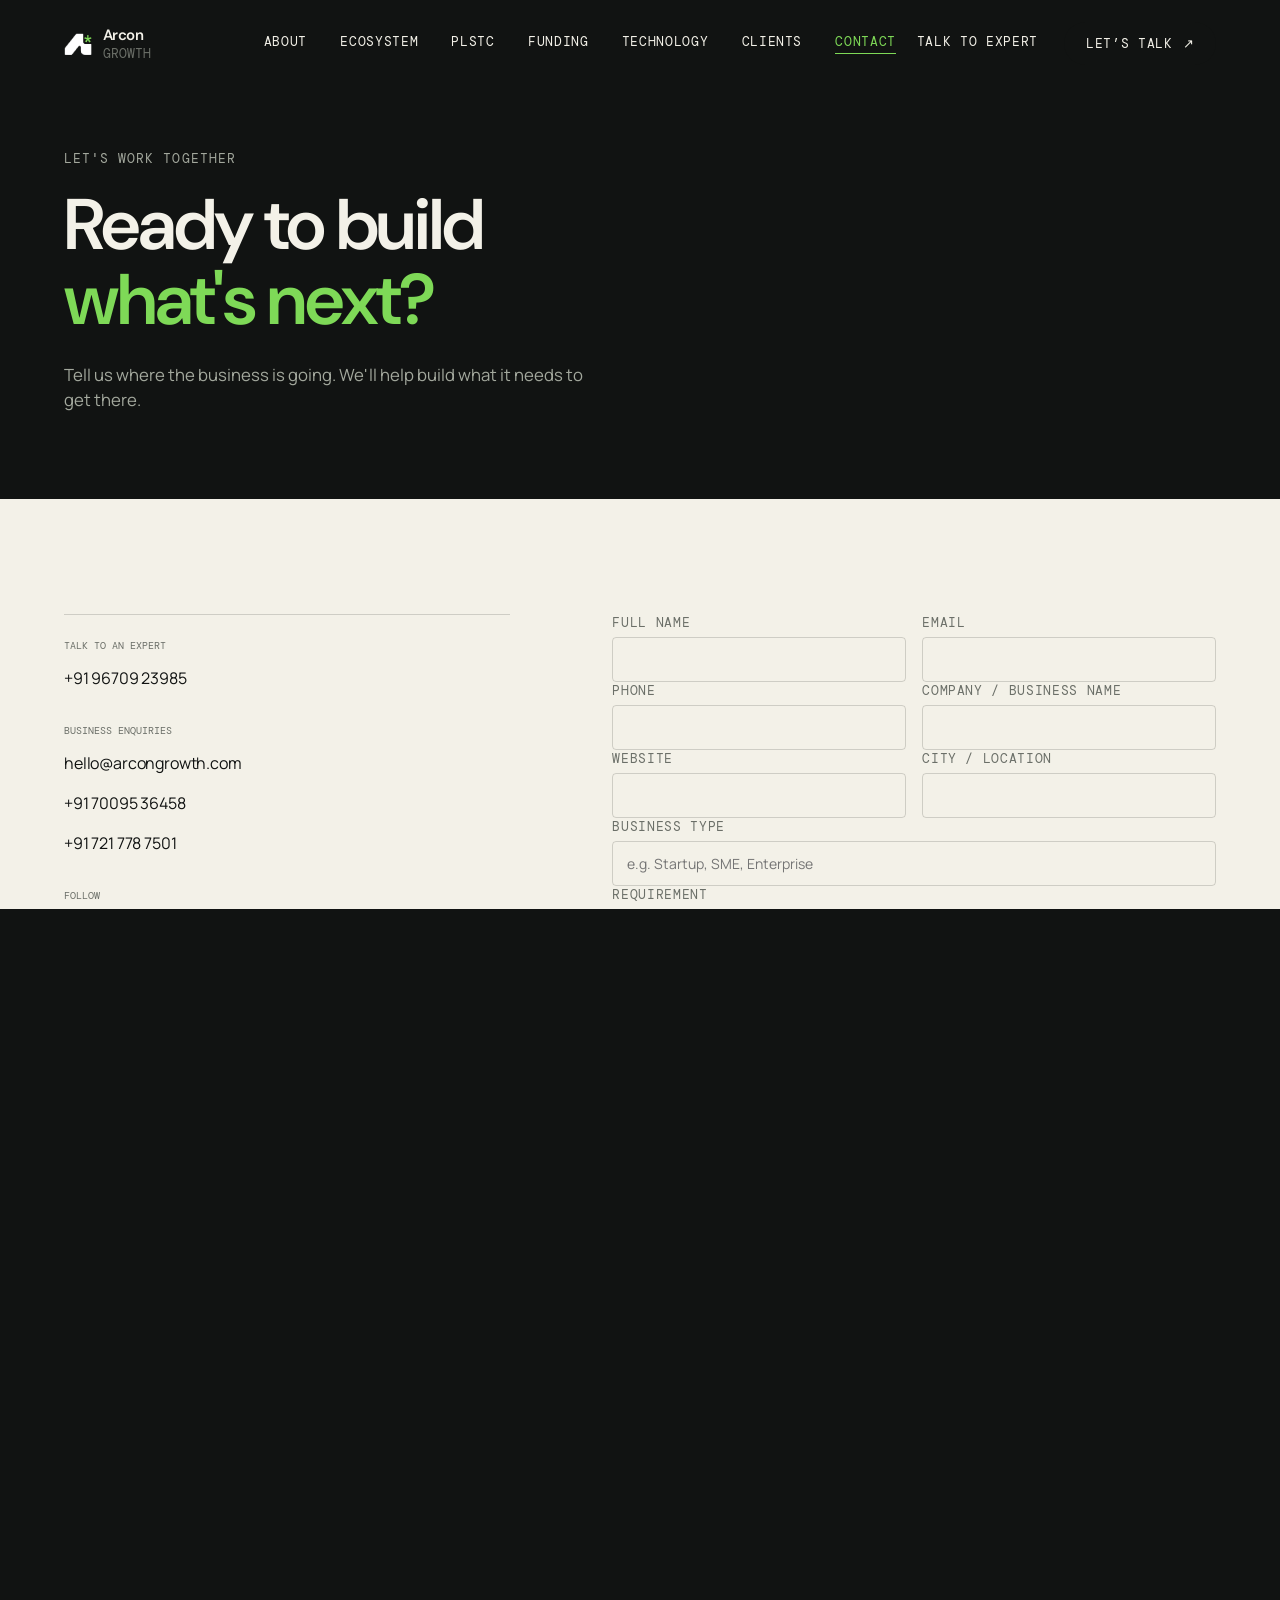
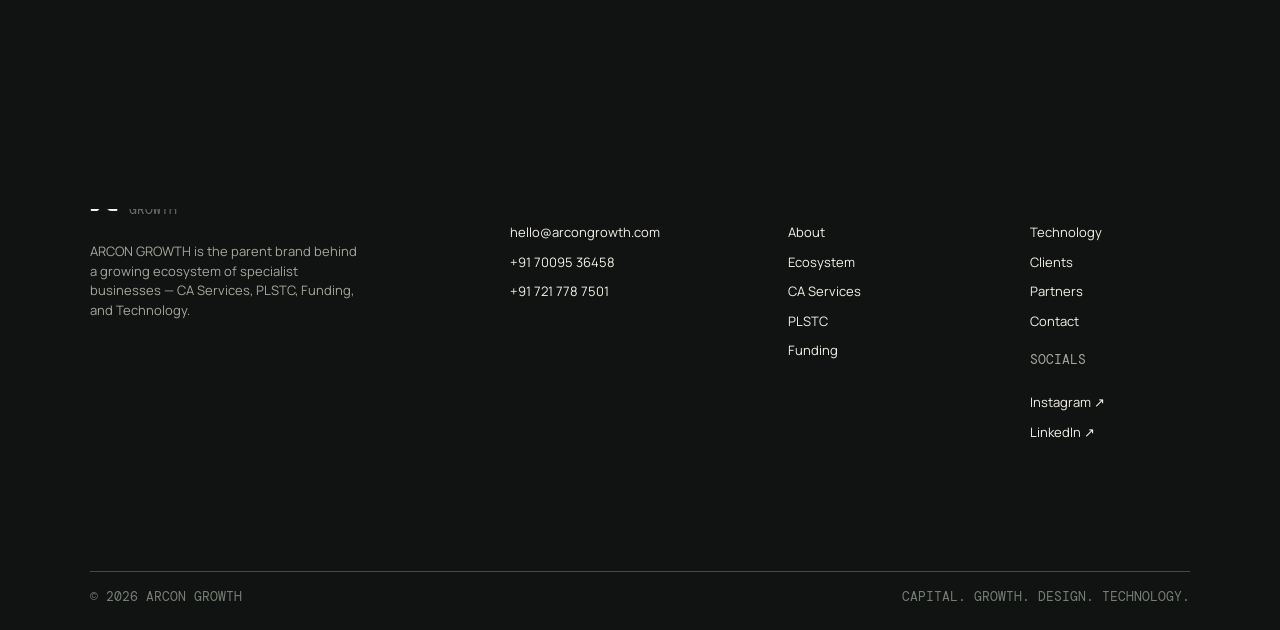
<file: contact.html>
<!doctype html>
<html lang="en">
<head>
<meta charset="UTF-8">
<meta name="viewport" content="width=device-width, initial-scale=1.0">
<meta name="description" content="Talk to ARCON Growth — start a conversation about capital, growth, design or technology.">
<title>Contact — Arcon Growth</title>
<link rel="icon" type="image/png" href="/assets/logo-mark-dark.png">
<link rel="canonical" href="https://arcongrowth.com/contact/">
<meta property="og:type" content="website">
<meta property="og:title" content="Contact — Arcon Growth">
<meta property="og:description" content="Talk to ARCON Growth — start a conversation about capital, growth, design or technology.">
<meta property="og:url" content="https://arcongrowth.com/contact/">
<meta property="og:image" content="https://arcongrowth.com/assets/logo-mark-dark.png">
<meta name="twitter:card" content="summary">
<meta name="twitter:title" content="Contact — Arcon Growth">
<meta name="twitter:description" content="Talk to ARCON Growth — start a conversation about capital, growth, design or technology.">
<meta name="twitter:image" content="https://arcongrowth.com/assets/logo-mark-dark.png">
<link rel="preconnect" href="https://fonts.googleapis.com">
<link rel="preconnect" href="https://fonts.gstatic.com" crossorigin>
<link href="https://fonts.googleapis.com/css2?family=DM+Mono:wght@400;500&family=DM+Sans:wght@400;500;600;700&family=Manrope:wght@400;500;600;700&display=swap" rel="stylesheet">
<link rel="stylesheet" href="/css/tokens.css">
<link rel="stylesheet" href="/css/base.css">
<link rel="stylesheet" href="/css/pages.css">
<style>
  .contact-hero{background:var(--ink);color:var(--paper);padding:150px var(--gutter) 70px}
  .contact-hero h1{font:600 var(--fs-hero)/1.05 var(--display);letter-spacing:-.03em;margin:20px 0 24px}
  .contact-hero h1 em{font-style:normal;color:var(--acid)}
  .contact-hero p{max-width:520px;color:var(--muted-light);font-size:var(--fs-body-lg)}
  .contact-wrap{display:grid;grid-template-columns:.85fr 1.15fr;gap:8vw;padding:var(--section-pad) var(--gutter)}
  .contact-details{border-top:1px solid var(--line);padding-top:24px}
  .contact-details a{display:block;font:500 clamp(1.2rem,2vw,1.5rem);text-decoration:none;margin:0 0 16px;letter-spacing:-.01em}
  .contact-details h4{font:10px var(--mono);text-transform:uppercase;color:var(--muted);margin:34px 0 14px}
  .contact-details h4:first-child{margin-top:0}
  #full-form-success{display:none;text-align:center;padding:60px 0;border:1px solid var(--line);border-radius:16px}
  #full-form-success.is-visible{display:block}
  #full-form-success.is-visible + form{display:none}
  @media(max-width:900px){.contact-wrap{grid-template-columns:1fr;gap:50px}}
</style>
<script type="application/ld+json">
{
  "@context": "https://schema.org",
  "@type": "BreadcrumbList",
  "itemListElement": [
    {"@type": "ListItem", "position": 1, "name": "Home", "item": "https://arcongrowth.com/"},
    {"@type": "ListItem", "position": 2, "name": "Contact", "item": "https://arcongrowth.com/contact/"}
  ]
}
</script>
</head>
<body data-page="contact" data-header-theme="dark">
  <div id="header-root"></div>
  <main>
    <section class="contact-hero">
      <div class="page-hero__kicker" style="color:var(--muted-light)">Let's work together</div>
      <h1 class="reveal">Ready to build<br><em>what's next?</em></h1>
      <p class="reveal">Tell us where the business is going. We'll help build what it needs to get there.</p>
    </section>

    <section class="contact-wrap">
      <div class="reveal">
        <div class="contact-details">
          <h4>Talk to an Expert</h4>
          <a href="tel:+919670923985">+91 96709 23985</a>
          <h4>Business Enquiries</h4>
          <a href="mailto:hello@arcongrowth.com">hello@arcongrowth.com</a>
          <a href="tel:+917009536458">+91 70095 36458</a>
          <a href="tel:+917217787501">+91 721 778 7501</a>
          <h4>Follow</h4>
          <a href="https://instagram.com/arcongrowth" target="_blank" rel="noreferrer noopener" style="font-size:15px">Instagram ↗</a>
          <a href="https://linkedin.com/company/arcongrowth" target="_blank" rel="noreferrer noopener" style="font-size:15px">LinkedIn ↗</a>
        </div>
      </div>
      <div>
        <div id="full-form-success">
          <div class="drawer__success-mark" style="margin:0 auto">✓</div>
          <h4 style="font:600 2.2rem/1 var(--display);letter-spacing:-.03em;margin:20px 0 10px">Received.</h4>
          <p style="color:var(--muted)">Someone from ARCON will be in touch shortly.</p>
        </div>
        <form id="full-enquiry-form" novalidate>
          <div class="field-row"><div class="field"><label for="ff-name">Full Name</label><input id="ff-name" name="fullName" type="text" autocomplete="name" required><span class="form-error" id="ff-name-err">Please enter your name.</span></div><div class="field"><label for="ff-email">Email</label><input id="ff-email" name="email" type="email" autocomplete="email" required><span class="form-error" id="ff-email-err">Please enter a valid email.</span></div></div>
          <div class="field-row"><div class="field"><label for="ff-phone">Phone</label><input id="ff-phone" name="phone" type="tel" autocomplete="tel" required><span class="form-error" id="ff-phone-err">Please enter a valid phone number.</span></div><div class="field"><label for="ff-company">Company / Business Name</label><input id="ff-company" name="company" type="text" autocomplete="organization"></div></div>
          <div class="field-row"><div class="field"><label for="ff-website">Website</label><input id="ff-website" name="website" type="text" autocomplete="url"></div><div class="field"><label for="ff-city">City / Location</label><input id="ff-city" name="city" type="text" autocomplete="address-level2"></div></div>
          <div class="field"><label for="ff-type">Business Type</label><input id="ff-type" name="businessType" type="text" placeholder="e.g. Startup, SME, Enterprise"></div>
          <div class="field"><label>Requirement</label><div class="checkbox-grid">
            <label><input type="checkbox" name="requirement" value="Funding"> Funding</label>
            <label><input type="checkbox" name="requirement" value="CA Services"> CA Services</label>
            <label><input type="checkbox" name="requirement" value="Marketing (PLSTC)"> Marketing (PLSTC)</label>
            <label><input type="checkbox" name="requirement" value="Technology"> Technology</label>
            <label><input type="checkbox" name="requirement" value="Multiple Services"> Multiple Services</label>
            <label><input type="checkbox" name="requirement" value="Other"> Other</label>
          </div></div>
          <div class="field"><label for="ff-funding">Funding Requirement (optional)</label><input id="ff-funding" name="fundingRequirement" type="text" placeholder="e.g. ₹50L for working capital"></div>
          <div class="field"><label for="ff-info">Additional Information</label><textarea id="ff-info" name="additionalInfo"></textarea></div>
          <div class="field"><label for="ff-contact">Preferred Contact Method</label><select id="ff-contact" name="preferredContact"><option>Phone Call</option><option>WhatsApp</option><option>Email</option></select></div>
          <div class="field field-honeypot" aria-hidden="true"><label for="ff-hp">Leave this field empty</label><input id="ff-hp" name="hpCompanyWebsite" type="text" tabindex="-1" autocomplete="off"></div>
          <button class="drawer__submit magnetic" type="submit" id="ff-submit" style="width:100%">Send Enquiry <span>↗</span></button>
        </form>
      </div>
    </section>

    <div class="disclaimer">
      <div class="disclaimer__box"><span class="disclaimer__title">Disclaimer</span>ARCON Growth connects businesses with funding partners, banks and financial institutions. <b>Approval, terms and disbursement are decided solely by the respective lender or partner</b> — ARCON does not guarantee outcomes.</div>
    </div>
  </main>
  <div id="footer-root"></div>
  <script src="/config.js"></script>
  <script src="/js/enquiry.js"></script>
  <script src="/js/main.js"></script>
  <script src="/js/contact.js"></script>
</body>
</html>
</file>
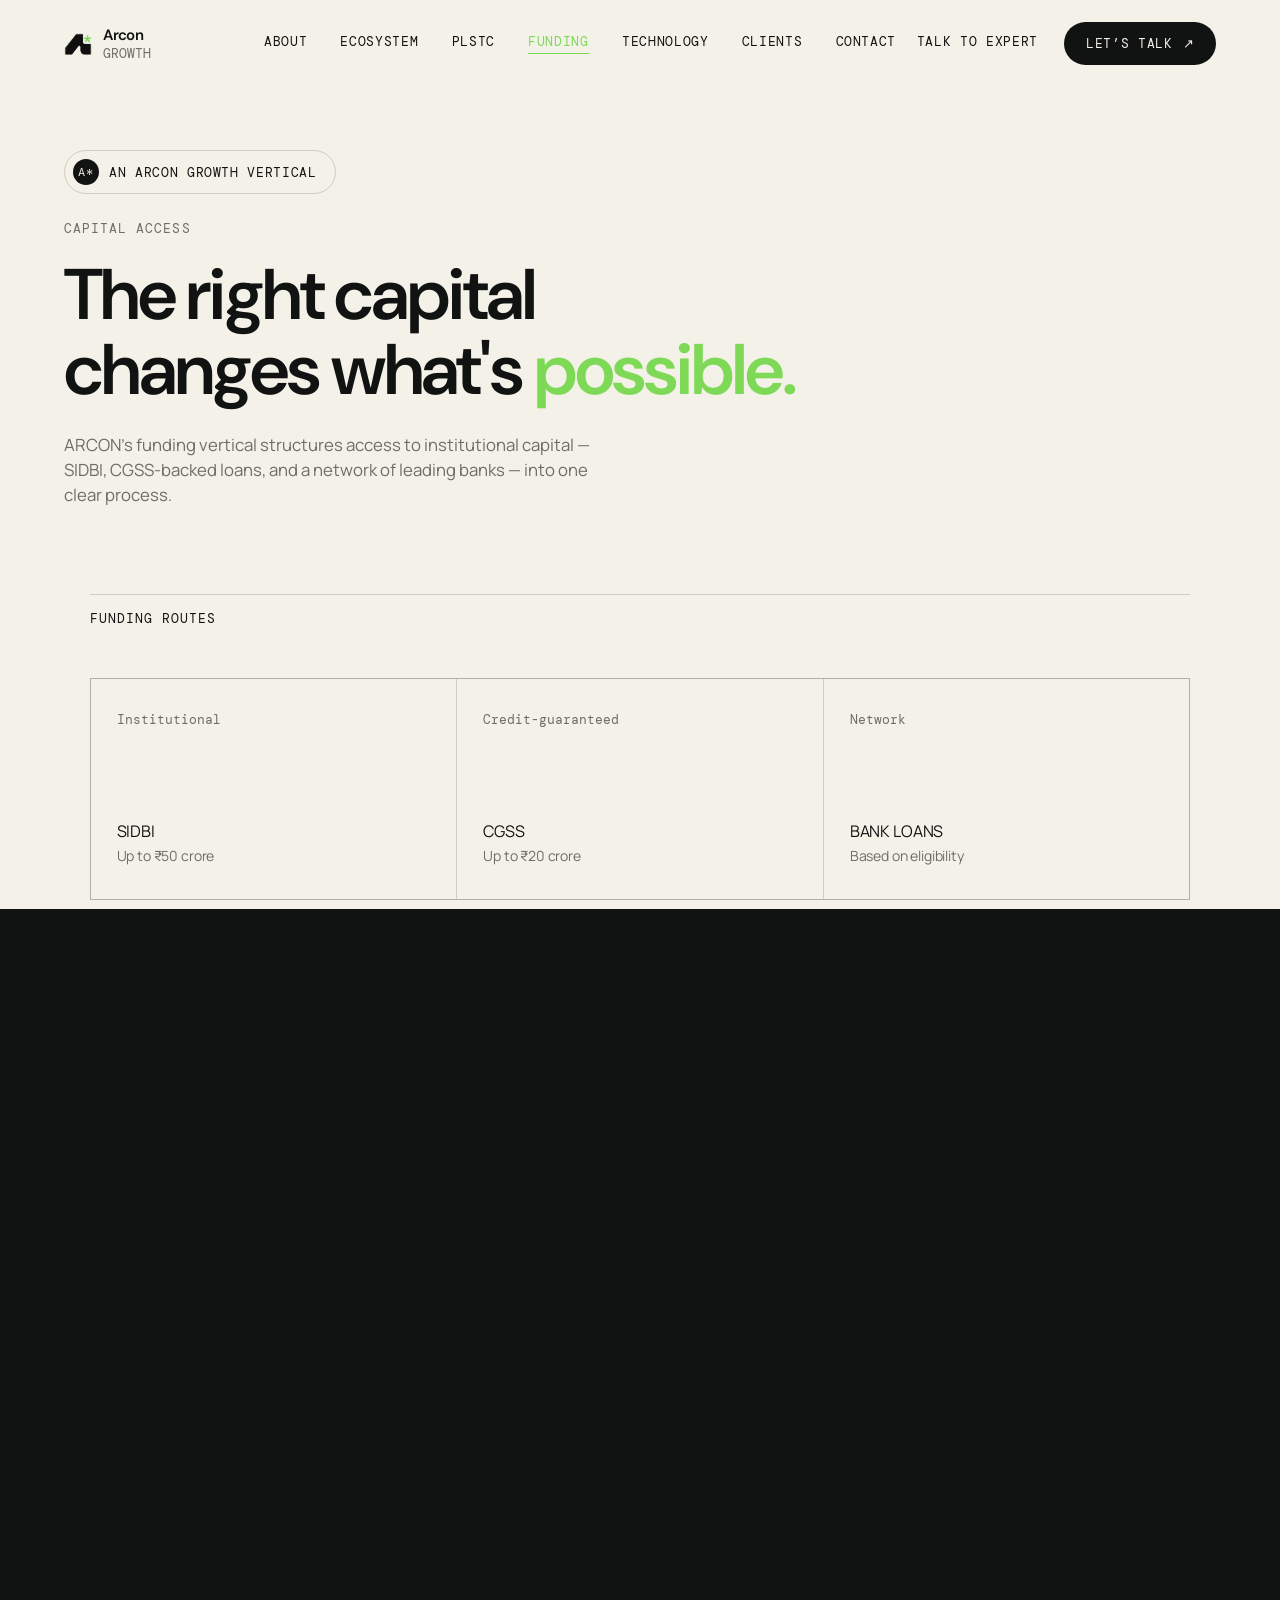
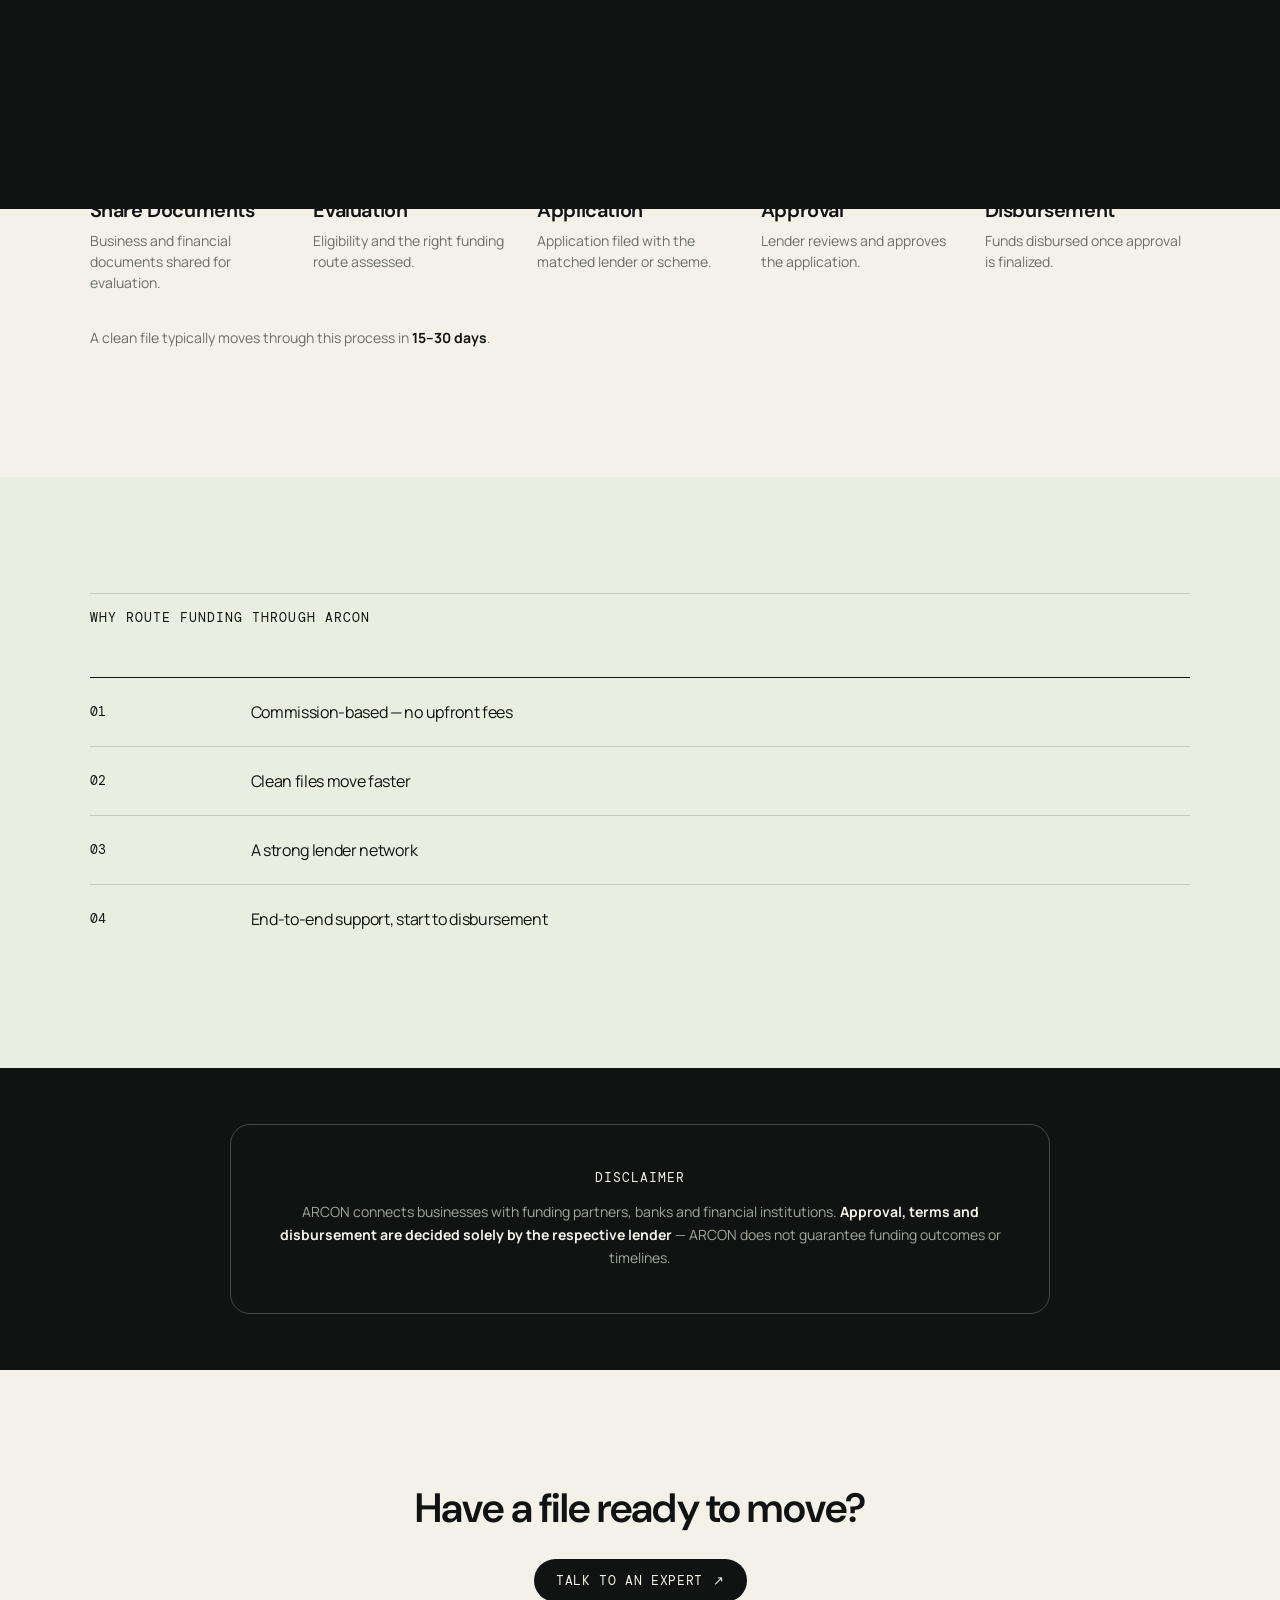
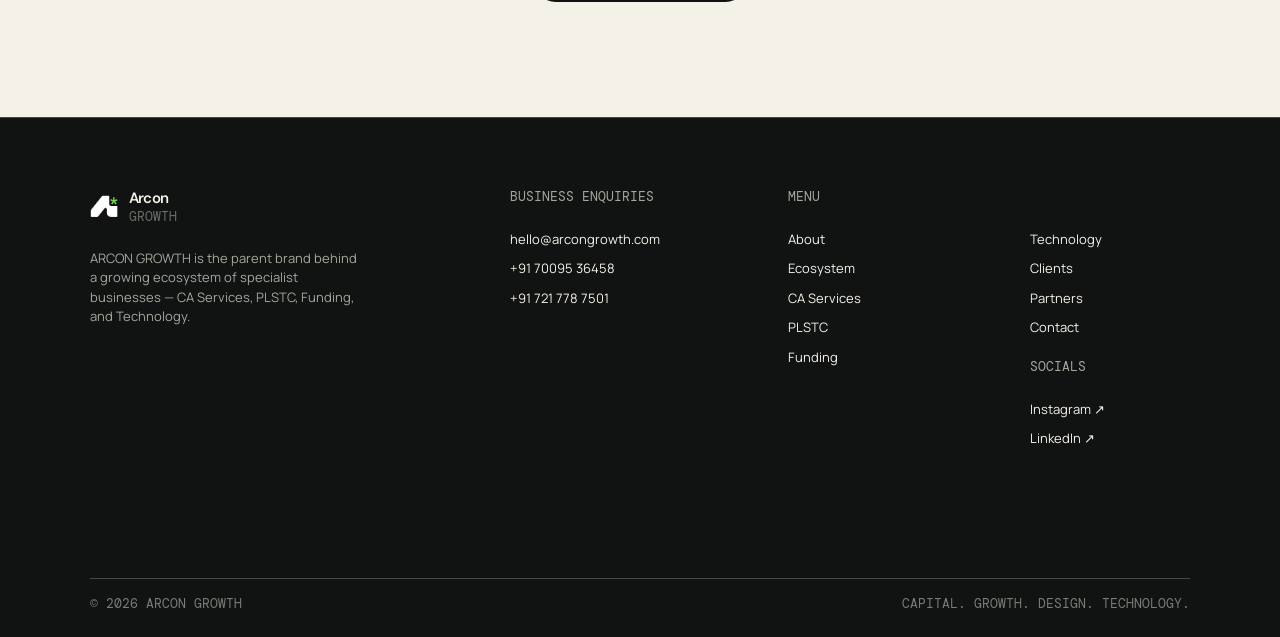
<file: funding.html>
<!doctype html>
<html lang="en">
<head>
<meta charset="UTF-8">
<meta name="viewport" content="width=device-width, initial-scale=1.0">
<meta name="description" content="Funding — ARCON Growth's capital-access vertical. SIDBI, CGSS and a network of 10+ banks.">
<title>Funding — Arcon Growth</title>
<link rel="icon" type="image/png" href="/assets/logo-mark-dark.png">
<link rel="canonical" href="https://arcongrowth.com/funding/">
<meta property="og:type" content="website">
<meta property="og:title" content="Funding — Arcon Growth">
<meta property="og:description" content="Funding — ARCON Growth's capital-access vertical. SIDBI, CGSS and a network of 10+ banks.">
<meta property="og:url" content="https://arcongrowth.com/funding/">
<meta property="og:image" content="https://arcongrowth.com/assets/logo-mark-dark.png">
<meta name="twitter:card" content="summary">
<meta name="twitter:title" content="Funding — Arcon Growth">
<meta name="twitter:description" content="Funding — ARCON Growth's capital-access vertical. SIDBI, CGSS and a network of 10+ banks.">
<meta name="twitter:image" content="https://arcongrowth.com/assets/logo-mark-dark.png">
<link rel="preconnect" href="https://fonts.googleapis.com">
<link rel="preconnect" href="https://fonts.gstatic.com" crossorigin>
<link href="https://fonts.googleapis.com/css2?family=DM+Mono:wght@400;500&family=DM+Sans:wght@400;500;600;700&family=Manrope:wght@400;500;600;700&display=swap" rel="stylesheet">
<link rel="stylesheet" href="/css/tokens.css">
<link rel="stylesheet" href="/css/base.css">
<link rel="stylesheet" href="/css/pages.css">
<script type="application/ld+json">
{
  "@context": "https://schema.org",
  "@type": "BreadcrumbList",
  "itemListElement": [
    {"@type": "ListItem", "position": 1, "name": "Home", "item": "https://arcongrowth.com/"},
    {"@type": "ListItem", "position": 2, "name": "Funding", "item": "https://arcongrowth.com/funding/"}
  ]
}
</script>
</head>
<body data-page="funding">
  <div id="header-root"></div>
  <main>
    <section class="page-hero">
      <div class="relation-badge"><span>A*</span> An ARCON Growth vertical</div>
      <div class="page-hero__kicker">Capital Access</div>
      <h1 class="reveal">The right capital<br>changes what's <em>possible.</em></h1>
      <p class="reveal">ARCON's funding vertical structures access to institutional capital — SIDBI, CGSS-backed loans, and a network of leading banks — into one clear process.</p>
    </section>

    <section class="section" style="padding-top:0">
      <div class="section-label">Funding routes</div>
      <div class="capability-grid">
        <div class="capability-tile reveal"><span>Institutional</span><h3>SIDBI<br><small style="font-weight:400;font-size:14px;color:var(--muted)">Up to ₹50 crore</small></h3></div>
        <div class="capability-tile reveal"><span>Credit-guaranteed</span><h3>CGSS<br><small style="font-weight:400;font-size:14px;color:var(--muted)">Up to ₹20 crore</small></h3></div>
        <div class="capability-tile reveal"><span>Network</span><h3>Bank Loans<br><small style="font-weight:400;font-size:14px;color:var(--muted)">Based on eligibility</small></h3></div>
      </div>
    </section>

    <section class="section section--ink">
      <div class="section-label" style="border-color:var(--line-light)">Partner banks & network</div>
      <div class="bank-grid">
        <div><img class="bank-logo" src="/assets/banks/hdfc.png" alt="" loading="lazy" decoding="async"><span>HDFC Bank</span></div>
        <div><img class="bank-logo" src="/assets/banks/icici.png" alt="" loading="lazy" decoding="async"><span>ICICI Bank</span></div>
        <div><img class="bank-logo" src="/assets/banks/axis.png" alt="" loading="lazy" decoding="async"><span>Axis Bank</span></div>
        <div><img class="bank-logo" src="/assets/banks/kotak.png" alt="" loading="lazy" decoding="async"><span>Kotak Mahindra Bank</span></div>
        <div><img class="bank-logo" src="/assets/banks/indusind.png" alt="" loading="lazy" decoding="async"><span>IndusInd Bank</span></div>
        <div><img class="bank-logo" src="/assets/banks/bob.png" alt="" loading="lazy" decoding="async"><span>Bank of Baroda</span></div>
        <div><img class="bank-logo" src="/assets/banks/union.png" alt="" loading="lazy" decoding="async"><span>Union Bank of India</span></div>
        <div><img class="bank-logo" src="/assets/banks/pnb.png" alt="" loading="lazy" decoding="async"><span>Punjab National Bank</span></div>
        <div><span>SMFG India Credit</span></div>
        <div><span>10+ leading banks / DSA partners</span></div>
      </div>
    </section>

    <section class="section">
      <div class="section-label">How it works</div>
      <div class="process-rail">
        <div class="process-step reveal"><span>01</span><h4>Share Documents</h4><p>Business and financial documents shared for evaluation.</p></div>
        <div class="process-step reveal"><span>02</span><h4>Evaluation</h4><p>Eligibility and the right funding route assessed.</p></div>
        <div class="process-step reveal"><span>03</span><h4>Application</h4><p>Application filed with the matched lender or scheme.</p></div>
        <div class="process-step reveal"><span>04</span><h4>Approval</h4><p>Lender reviews and approves the application.</p></div>
        <div class="process-step reveal"><span>05</span><h4>Disbursement</h4><p>Funds disbursed once approval is finalized.</p></div>
      </div>
      <p style="margin-top:34px;color:var(--muted);font-size:14px">A clean file typically moves through this process in <strong style="color:var(--ink)">15–30 days</strong>.</p>
    </section>

    <section class="section section--yellow">
      <div class="section-label">Why route funding through Arcon</div>
      <div class="strength-list">
        <div class="strength-row"><span>01</span><h3>Commission-based — no upfront fees</h3></div>
        <div class="strength-row"><span>02</span><h3>Clean files move faster</h3></div>
        <div class="strength-row"><span>03</span><h3>A strong lender network</h3></div>
        <div class="strength-row"><span>04</span><h3>End-to-end support, start to disbursement</h3></div>
      </div>
    </section>

    <div class="disclaimer">
      <div class="disclaimer__box"><span class="disclaimer__title">Disclaimer</span>ARCON connects businesses with funding partners, banks and financial institutions. <b>Approval, terms and disbursement are decided solely by the respective lender</b> — ARCON does not guarantee funding outcomes or timelines.</div>
    </div>

    <section class="section" style="text-align:center">
      <h2 class="reveal mini-heading">Have a file ready to move?</h2>
      <button class="pill pill--dark magnetic" type="button" data-open-enquiry>Talk to an expert <span class="pill__arrow">↗</span></button>
    </section>
  </main>
  <div id="footer-root"></div>
  <script src="/config.js"></script>
  <script src="/js/enquiry.js"></script>
  <script src="/js/main.js"></script>
</body>
</html>
</file>
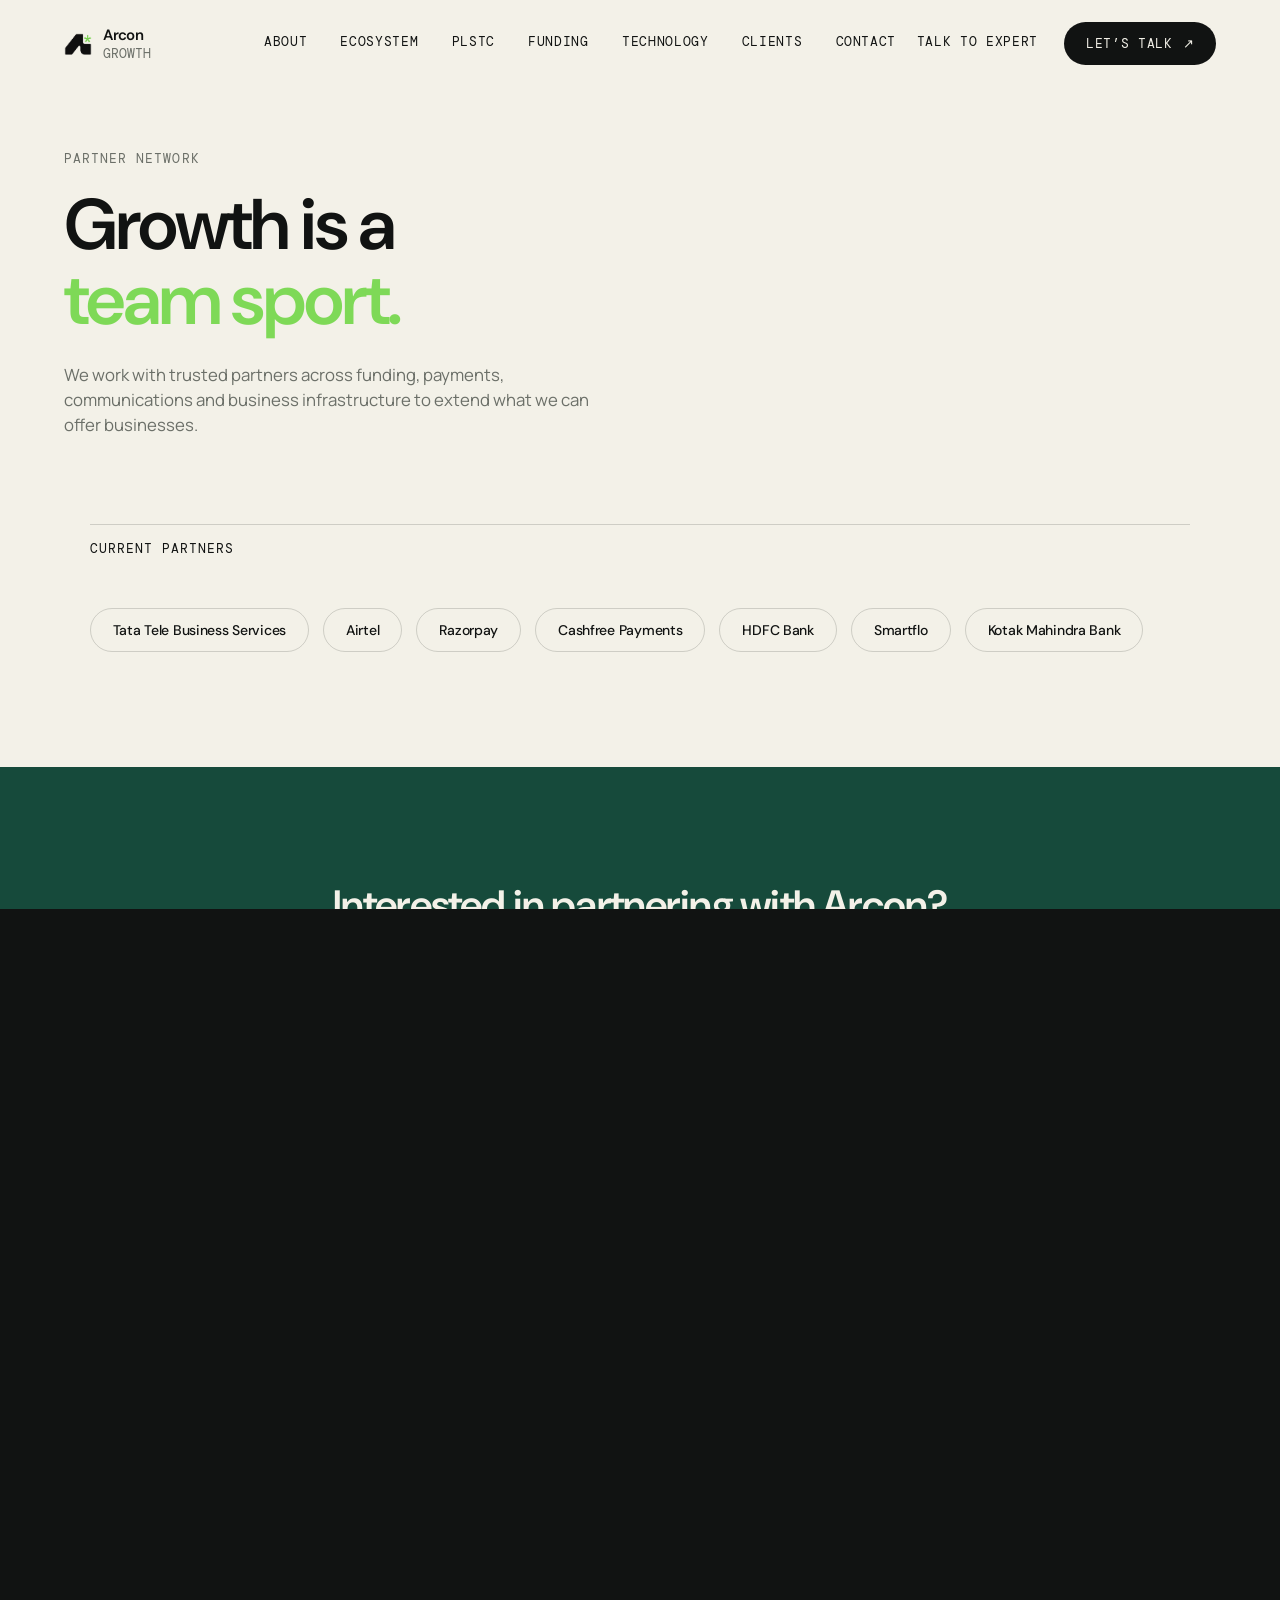
<file: partners.html>
<!doctype html>
<html lang="en">
<head>
<meta charset="UTF-8">
<meta name="viewport" content="width=device-width, initial-scale=1.0">
<meta name="description" content="ARCON Growth's partner network across funding, payments, communications and business infrastructure.">
<title>Partners — Arcon Growth</title>
<link rel="icon" type="image/png" href="/assets/logo-mark-dark.png">
<link rel="canonical" href="https://arcongrowth.com/partners/">
<meta property="og:type" content="website">
<meta property="og:title" content="Partners — Arcon Growth">
<meta property="og:description" content="ARCON Growth's partner network across funding, payments, communications and business infrastructure.">
<meta property="og:url" content="https://arcongrowth.com/partners/">
<meta property="og:image" content="https://arcongrowth.com/assets/logo-mark-dark.png">
<meta name="twitter:card" content="summary">
<meta name="twitter:title" content="Partners — Arcon Growth">
<meta name="twitter:description" content="ARCON Growth's partner network across funding, payments, communications and business infrastructure.">
<meta name="twitter:image" content="https://arcongrowth.com/assets/logo-mark-dark.png">
<link rel="preconnect" href="https://fonts.googleapis.com">
<link rel="preconnect" href="https://fonts.gstatic.com" crossorigin>
<link href="https://fonts.googleapis.com/css2?family=DM+Mono:wght@400;500&family=DM+Sans:wght@400;500;600;700&family=Manrope:wght@400;500;600;700&display=swap" rel="stylesheet">
<link rel="stylesheet" href="/css/tokens.css">
<link rel="stylesheet" href="/css/base.css">
<link rel="stylesheet" href="/css/pages.css">
<script type="application/ld+json">
{
  "@context": "https://schema.org",
  "@type": "BreadcrumbList",
  "itemListElement": [
    {"@type": "ListItem", "position": 1, "name": "Home", "item": "https://arcongrowth.com/"},
    {"@type": "ListItem", "position": 2, "name": "Partners", "item": "https://arcongrowth.com/partners/"}
  ]
}
</script>
</head>
<body data-page="partners">
  <div id="header-root"></div>
  <main>
    <section class="page-hero">
      <div class="page-hero__kicker">Partner Network</div>
      <h1 class="reveal">Growth is a<br><em>team sport.</em></h1>
      <p class="reveal">We work with trusted partners across funding, payments, communications and business infrastructure to extend what we can offer businesses.</p>
    </section>

    <section class="section" style="padding-top:0">
      <div class="section-label">Current partners</div>
      <div class="logo-rail">
        <span class="reveal">Tata Tele Business Services</span>
        <span class="reveal">Airtel</span>
        <span class="reveal">Razorpay</span>
        <span class="reveal">Cashfree Payments</span>
        <span class="reveal">HDFC Bank</span>
        <span class="reveal">Smartflo</span>
        <span class="reveal">Kotak Mahindra Bank</span>
      </div>
    </section>

    <section class="section section--forest" style="text-align:center">
      <h2 class="reveal mini-heading">Interested in partnering with Arcon?</h2>
      <button class="pill pill--lime magnetic" type="button" data-open-enquiry>Start a conversation <span class="pill__arrow">↗</span></button>
    </section>
  </main>
  <div id="footer-root"></div>
  <script src="/config.js"></script>
  <script src="/js/enquiry.js"></script>
  <script src="/js/main.js"></script>
</body>
</html>
</file>
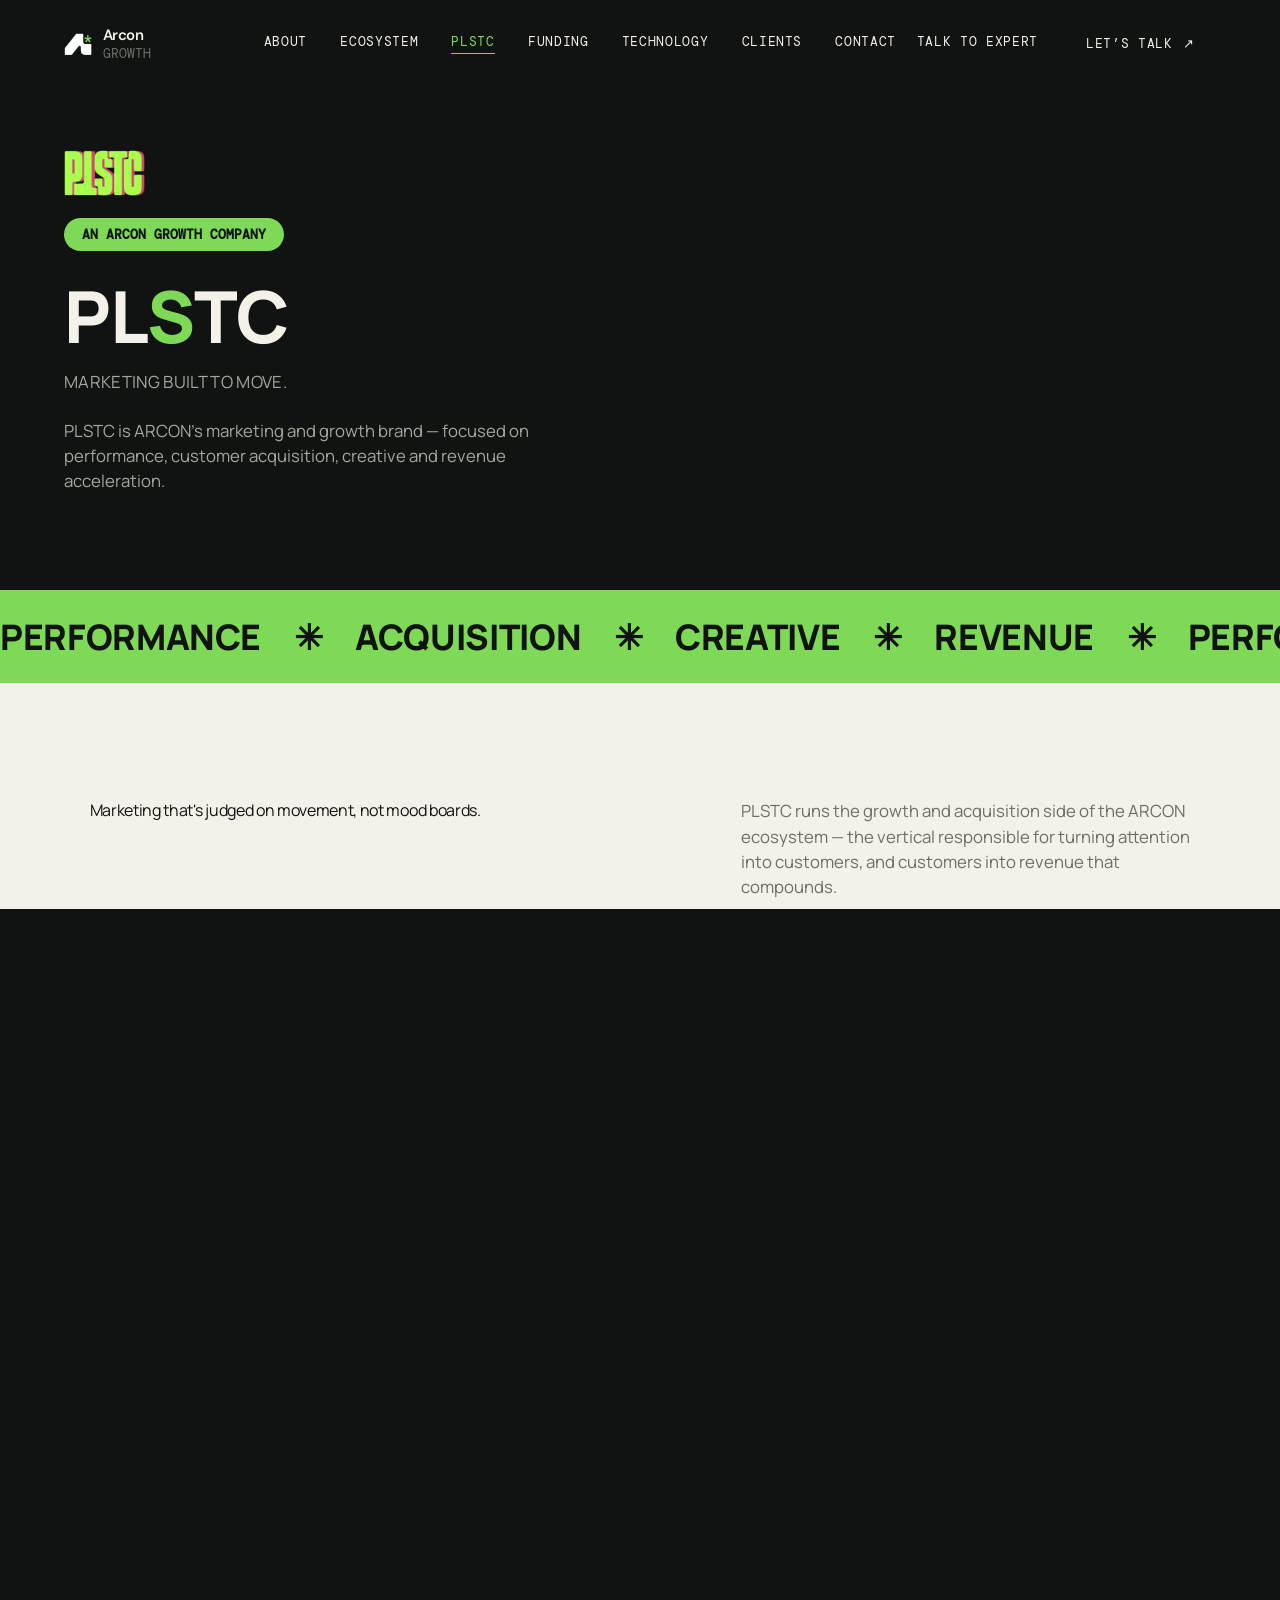
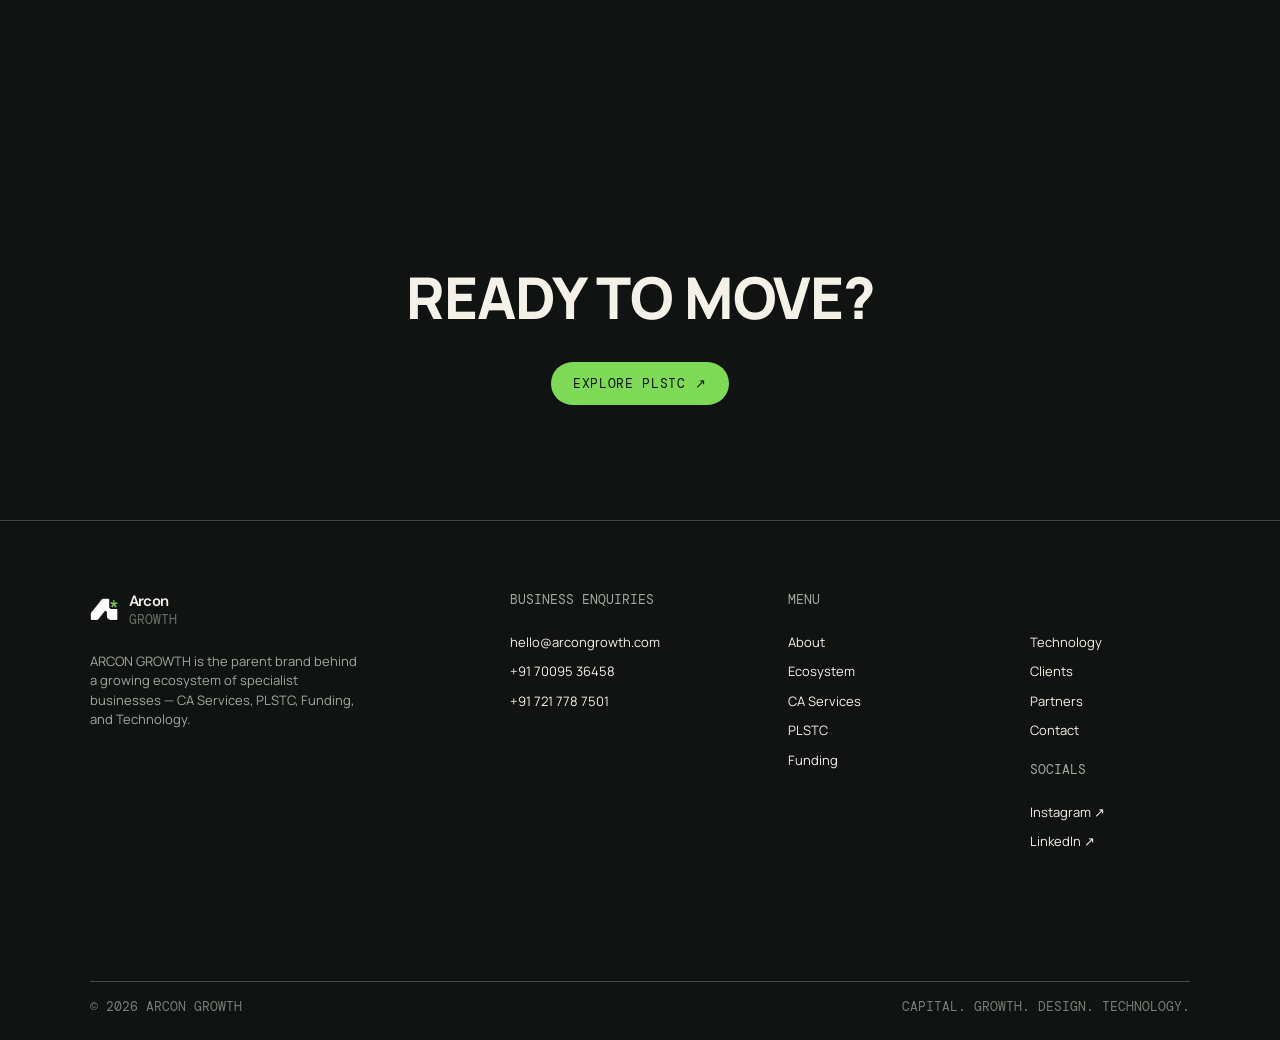
<file: plastic.html>
<!doctype html>
<html lang="en">
<head>
<meta charset="UTF-8">
<meta name="viewport" content="width=device-width, initial-scale=1.0">
<meta name="description" content="PLSTC — ARCON Growth's marketing and growth brand. Performance, acquisition, creative and revenue acceleration.">
<title>PLSTC — Marketing & Growth</title>
<link rel="icon" type="image/png" href="/assets/logo-mark-dark.png">
<link rel="canonical" href="https://arcongrowth.com/plastic/">
<meta property="og:type" content="website">
<meta property="og:title" content="PLSTC — Marketing & Growth">
<meta property="og:description" content="PLSTC — ARCON Growth's marketing and growth brand. Performance, acquisition, creative and revenue acceleration.">
<meta property="og:url" content="https://arcongrowth.com/plastic/">
<meta property="og:image" content="https://arcongrowth.com/assets/logo-mark-dark.png">
<meta name="twitter:card" content="summary">
<meta name="twitter:title" content="PLSTC — Marketing & Growth">
<meta name="twitter:description" content="PLSTC — ARCON Growth's marketing and growth brand. Performance, acquisition, creative and revenue acceleration.">
<meta name="twitter:image" content="https://arcongrowth.com/assets/logo-mark-dark.png">
<link rel="preconnect" href="https://fonts.googleapis.com">
<link rel="preconnect" href="https://fonts.gstatic.com" crossorigin>
<link href="https://fonts.googleapis.com/css2?family=DM+Mono:wght@400;500&family=DM+Sans:wght@400;500;600;700&family=Manrope:wght@400;500;600;700;800&display=swap" rel="stylesheet">
<link rel="stylesheet" href="/css/tokens.css">
<link rel="stylesheet" href="/css/base.css">
<link rel="stylesheet" href="/css/pages.css">
<link rel="stylesheet" href="/css/plastic.css">
<script type="application/ld+json">
{
  "@context": "https://schema.org",
  "@type": "BreadcrumbList",
  "itemListElement": [
    {"@type": "ListItem", "position": 1, "name": "Home", "item": "https://arcongrowth.com/"},
    {"@type": "ListItem", "position": 2, "name": "PLSTC", "item": "https://arcongrowth.com/plastic/"}
  ]
}
</script>
</head>
<body data-page="plastic" data-header-theme="dark">
  <div id="header-root"></div>
  <main>
    <section class="plastic-hero">
      <img class="plastic-logo-badge reveal" src="/assets/plstc-mark.png" alt="PLSTC" width="81" height="46">
      <div class="plastic-badge">An ARCON Growth company</div>
      <h1 class="plastic-hero__mark reveal">PL<em>S</em>TC</h1>
      <p class="plastic-hero__sub reveal">Marketing built to move.</p>
      <p class="reveal">PLSTC is ARCON's marketing and growth brand — focused on performance, customer acquisition, creative and revenue acceleration.</p>
    </section>

    <div class="plastic-strip" aria-hidden="true"><div>Performance <b>✳</b> Acquisition <b>✳</b> Creative <b>✳</b> Revenue <b>✳</b> Performance <b>✳</b> Acquisition <b>✳</b> Creative <b>✳</b> Revenue <b>✳</b></div></div>

    <section class="section">
      <div class="split-block">
        <h2 class="reveal">Marketing that's judged on movement, not mood boards.</h2>
        <p class="reveal">PLSTC runs the growth and acquisition side of the ARCON ecosystem — the vertical responsible for turning attention into customers, and customers into revenue that compounds.</p>
      </div>
    </section>

    <section class="section" style="padding-top:0">
      <div class="section-label">What PLSTC covers</div>
      <div class="plastic-grid">
        <div class="plastic-tile reveal"><span>01</span><h3>Performance Marketing</h3></div>
        <div class="plastic-tile reveal"><span>02</span><h3>Lead Generation</h3></div>
        <div class="plastic-tile reveal"><span>03</span><h3>Customer Acquisition</h3></div>
        <div class="plastic-tile reveal"><span>04</span><h3>Social & Creative</h3></div>
        <div class="plastic-tile reveal"><span>05</span><h3>Branding</h3></div>
        <div class="plastic-tile reveal"><span>06</span><h3>Revenue Acceleration</h3></div>
      </div>
    </section>

    <section class="section section--ink" style="text-align:center">
      <h2 class="reveal" style="font:800 clamp(2.2rem,4.6vw,3.6rem) var(--plastic-display);text-transform:uppercase;letter-spacing:-.02em;margin-bottom:26px">Ready to move?</h2>
      <button class="pill pill--lime magnetic" type="button" data-open-enquiry>Explore PLSTC <span class="pill__arrow">↗</span></button>
    </section>
  </main>
  <div id="footer-root"></div>
  <script src="/config.js"></script>
  <script src="/js/enquiry.js"></script>
  <script src="/js/main.js"></script>
</body>
</html>
</file>
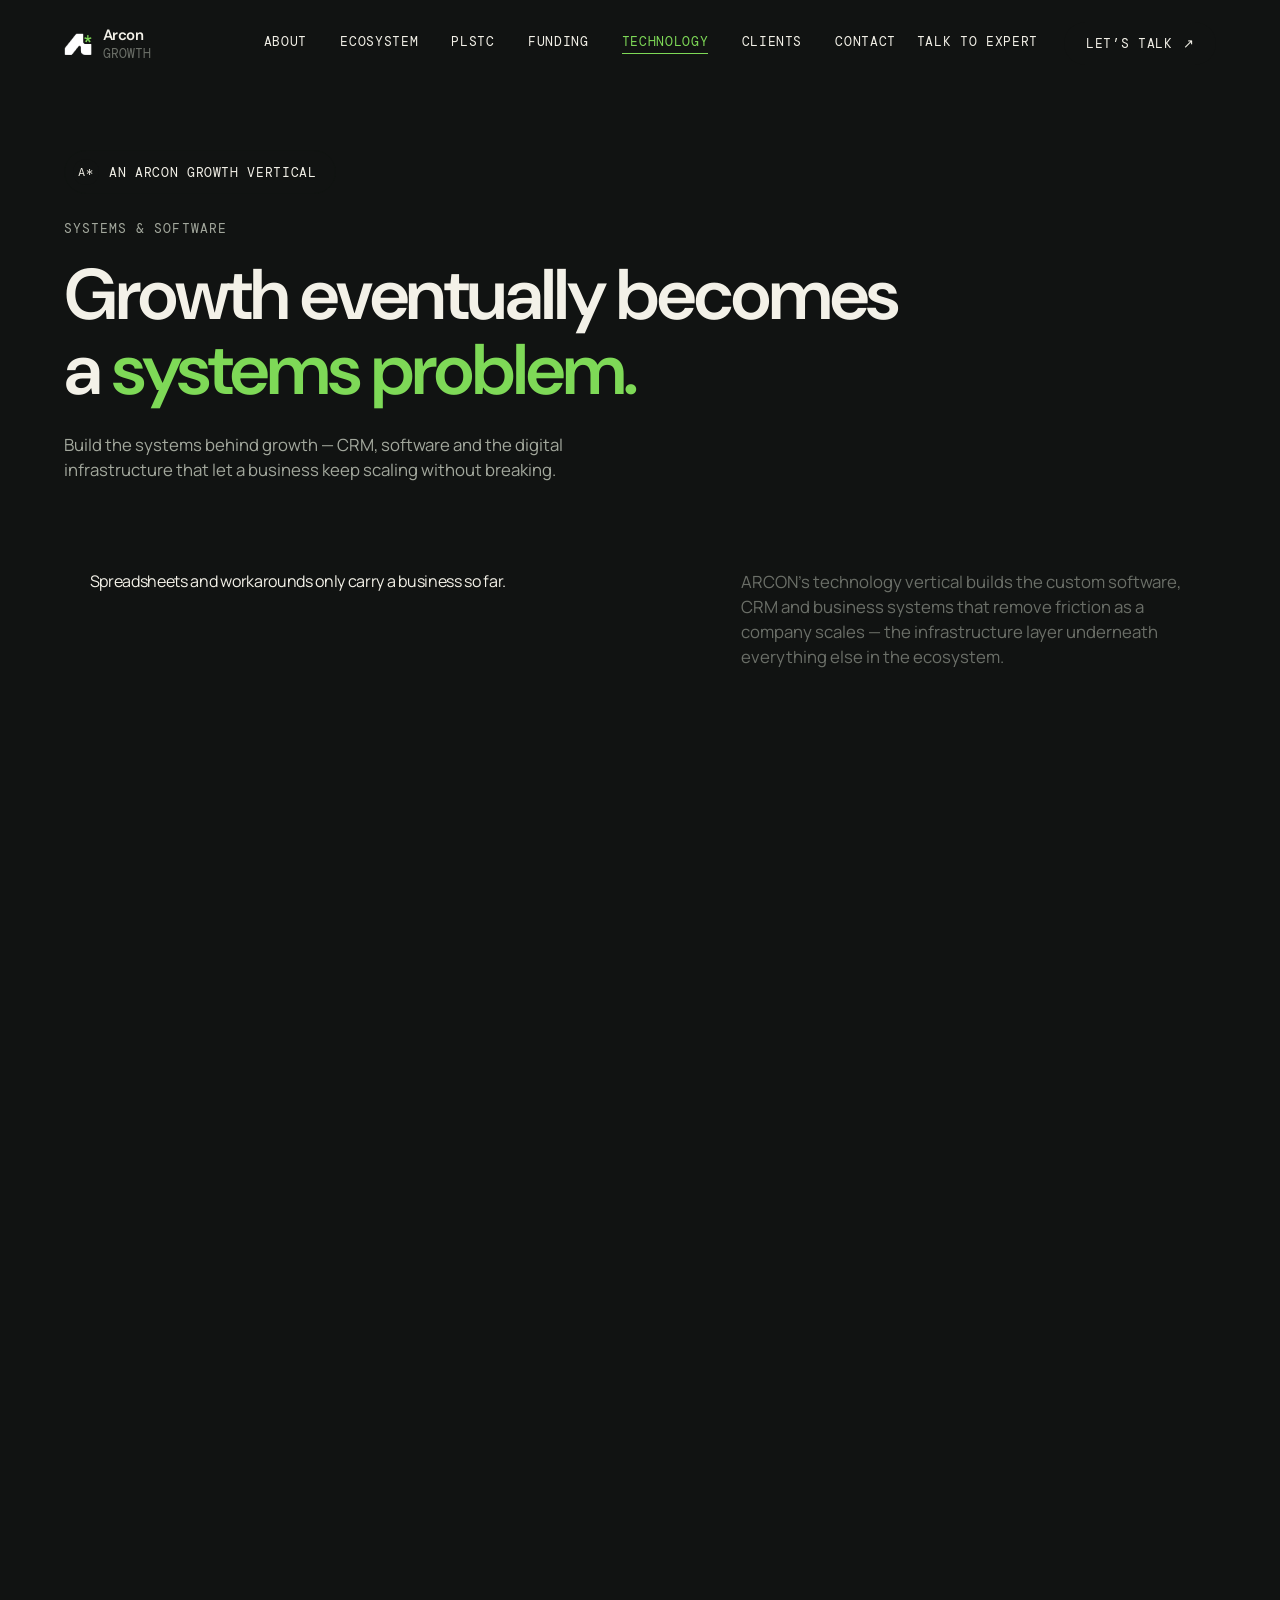
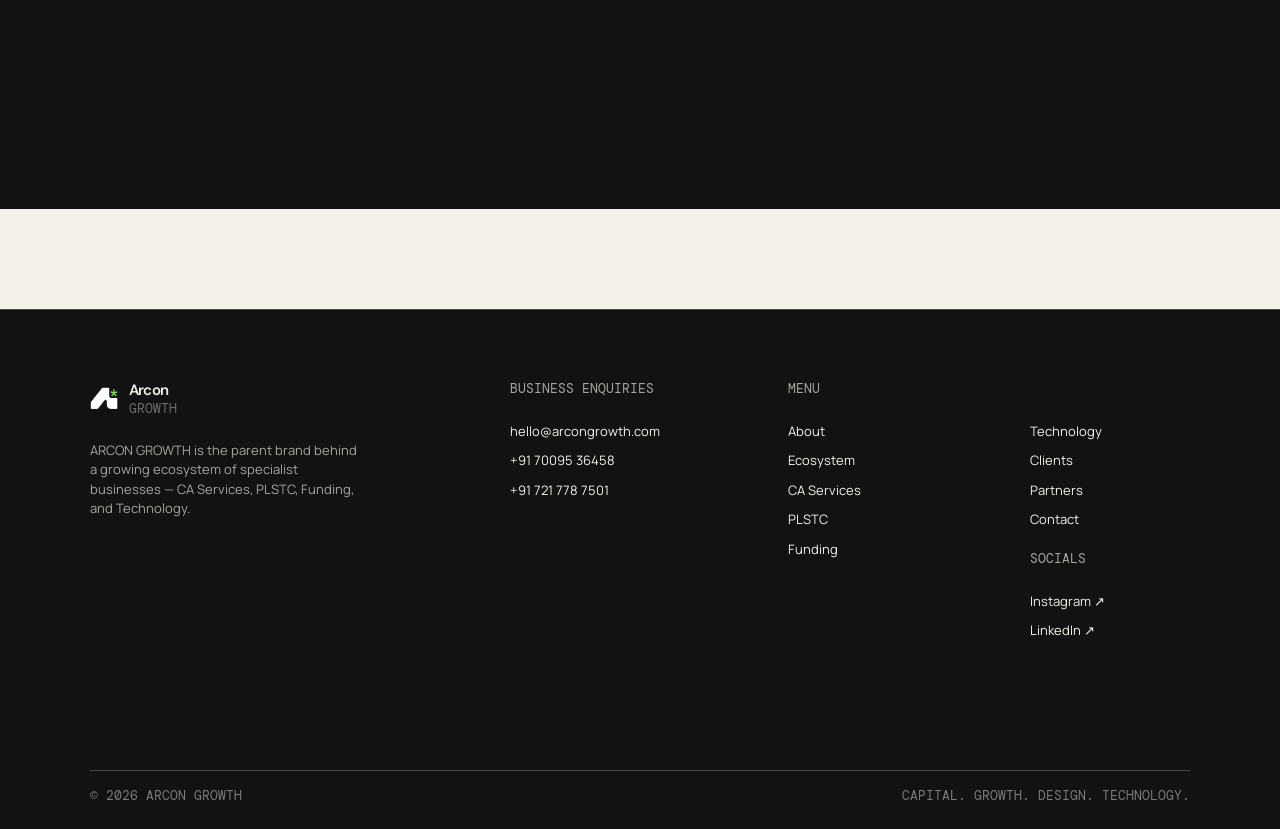
<file: technology.html>
<!doctype html>
<html lang="en">
<head>
<meta charset="UTF-8">
<meta name="viewport" content="width=device-width, initial-scale=1.0">
<meta name="description" content="Technology — ARCON Growth's systems vertical. CRM, software and digital infrastructure for growing businesses.">
<title>Technology — Arcon Growth</title>
<link rel="icon" type="image/png" href="/assets/logo-mark-dark.png">
<link rel="canonical" href="https://arcongrowth.com/technology/">
<meta property="og:type" content="website">
<meta property="og:title" content="Technology — Arcon Growth">
<meta property="og:description" content="Technology — ARCON Growth's systems vertical. CRM, software and digital infrastructure for growing businesses.">
<meta property="og:url" content="https://arcongrowth.com/technology/">
<meta property="og:image" content="https://arcongrowth.com/assets/logo-mark-dark.png">
<meta name="twitter:card" content="summary">
<meta name="twitter:title" content="Technology — Arcon Growth">
<meta name="twitter:description" content="Technology — ARCON Growth's systems vertical. CRM, software and digital infrastructure for growing businesses.">
<meta name="twitter:image" content="https://arcongrowth.com/assets/logo-mark-dark.png">
<link rel="preconnect" href="https://fonts.googleapis.com">
<link rel="preconnect" href="https://fonts.gstatic.com" crossorigin>
<link href="https://fonts.googleapis.com/css2?family=DM+Mono:wght@400;500&family=DM+Sans:wght@400;500;600;700&family=Manrope:wght@400;500;600;700&display=swap" rel="stylesheet">
<link rel="stylesheet" href="/css/tokens.css">
<link rel="stylesheet" href="/css/base.css">
<link rel="stylesheet" href="/css/pages.css">
<script type="application/ld+json">
{
  "@context": "https://schema.org",
  "@type": "BreadcrumbList",
  "itemListElement": [
    {"@type": "ListItem", "position": 1, "name": "Home", "item": "https://arcongrowth.com/"},
    {"@type": "ListItem", "position": 2, "name": "Technology", "item": "https://arcongrowth.com/technology/"}
  ]
}
</script>
</head>
<body data-page="technology" data-header-theme="dark">
  <div id="header-root"></div>
  <main>
    <section class="page-hero page-hero--dark">
      <div class="relation-badge"><span>A*</span> An ARCON Growth vertical</div>
      <div class="page-hero__kicker">Systems & Software</div>
      <h1 class="reveal">Growth eventually becomes<br>a <em>systems problem.</em></h1>
      <p class="reveal">Build the systems behind growth — CRM, software and the digital infrastructure that let a business keep scaling without breaking.</p>
    </section>

    <section class="section section--ink" style="padding-top:0">
      <div class="split-block">
        <h2 class="reveal">Spreadsheets and workarounds only carry a business so far.</h2>
        <p class="reveal">ARCON's technology vertical builds the custom software, CRM and business systems that remove friction as a company scales — the infrastructure layer underneath everything else in the ecosystem.</p>
      </div>
    </section>

    <section class="section section--ink">
      <div class="section-label" style="border-color:var(--line-light)">What this vertical builds</div>
      <div class="capability-grid">
        <div class="capability-tile reveal"><span>01</span><h3>Custom Software</h3></div>
        <div class="capability-tile reveal"><span>02</span><h3>CRM Development</h3></div>
        <div class="capability-tile reveal"><span>03</span><h3>SaaS Products</h3></div>
        <div class="capability-tile reveal"><span>04</span><h3>Business Systems</h3></div>
        <div class="capability-tile reveal"><span>05</span><h3>Websites & Web Apps</h3></div>
        <div class="capability-tile reveal"><span>06</span><h3>Automation & Dashboards</h3></div>
      </div>
    </section>

    <section class="section" style="text-align:center">
      <h2 class="reveal mini-heading">Building something that needs infrastructure?</h2>
      <button class="pill pill--dark magnetic" type="button" data-open-enquiry>Talk to us <span class="pill__arrow">↗</span></button>
    </section>
  </main>
  <div id="footer-root"></div>
  <script src="/config.js"></script>
  <script src="/js/enquiry.js"></script>
  <script src="/js/main.js"></script>
</body>
</html>
</file>
<file: css/tokens.css>
:root{
  /* Color — deep forest green as the major hero/background color,
     warm off-white for light sections, charcoal for dark sections,
     one muted green used sparingly as accent. */
  --ink:#111312;
  --paper:#f3f1e8;
  --paper-tint:#eaeee0;
  --hero-deep:#0d332b;
  --hero-deep-2:#164a3b;
  --acid:#7ed957;
  --acid-deep:#7ed957;
  --forest:#164a3b;
  --forest-soft:#1c2b25;
  --clay:#bd613c;
  --navy:#283875;
  --line:rgba(17,19,18,.16);
  --line-light:rgba(243,241,232,.24);
  --muted:#6b6f68;
  --muted-light:#a3a89d;

  /* Type */
  --mono:'DM Mono',monospace;
  --sans:'Manrope',sans-serif;
  --display:'DM Sans',sans-serif;
  --plastic-display:'Manrope',sans-serif;

  /* Fluid type scale — shared across every page */
  --fs-hero:clamp(2.6rem,5.6vw,4.6rem);
  --fs-h1:clamp(2.2rem,4.4vw,3.6rem);
  --fs-h2:clamp(1.9rem,3.2vw,3rem);
  --fs-h3:clamp(1.3rem,1.8vw,1.7rem);
  --fs-stat:clamp(3rem,7vw,6rem);
  --fs-body-lg:clamp(1.05rem,1.25vw,1.25rem);
  --fs-body:1rem;
  --fs-label:11px;

  /* Scale */
  --gutter:clamp(24px,5vw,72px);
  --section-pad:clamp(64px,9vw,128px);

  /* Easing */
  --ease-out:cubic-bezier(.2,.8,.2,1);
  --ease-inout:cubic-bezier(.77,0,.18,1);
  --ease-magnet:cubic-bezier(.16,1,.3,1);
}

@media (prefers-reduced-motion: reduce){
  *,*::before,*::after{
    animation-duration:.001ms !important;
    animation-iteration-count:1 !important;
    transition-duration:.001ms !important;
    scroll-behavior:auto !important;
  }
}
</file>
<file: css/base.css>
*{box-sizing:border-box}
html{scroll-behavior:smooth}
body{margin:0;background:var(--paper);color:var(--ink);font-family:var(--sans);font-size:16px;line-height:1.5;overflow-x:hidden}
body.is-loading{overflow:hidden}
img{max-width:100%;display:block}
a{color:inherit}

/* ---------- Loader ---------- */
.loader{position:fixed;inset:0;background:var(--paper);z-index:60;display:flex;align-items:flex-end;justify-content:space-between;padding:clamp(24px,4vw,56px);transition:transform 1.1s var(--ease-inout)}
.loader.done{transform:translateY(-100%)}
.loader__mark{height:clamp(48px,8vw,80px);width:auto}
.loader__percent{font:12px var(--mono)}

/* ---------- Header / Nav ---------- */
.site-header{position:fixed;top:0;left:0;width:100%;height:88px;padding:0 var(--gutter);display:flex;align-items:center;justify-content:space-between;z-index:40;color:var(--ink);transition:background .4s var(--ease-out),color .4s var(--ease-out),border-color .4s var(--ease-out);border-bottom:1px solid transparent}
.site-header.is-scrolled{background:rgba(244,242,237,.88);backdrop-filter:blur(10px);border-color:var(--line)}
body[data-header-theme="dark"] .site-header{color:var(--paper)}
body[data-header-theme="dark"] .site-header.is-scrolled{background:rgba(21,23,22,.85);border-color:var(--line-light)}
.brand{display:flex;gap:11px;align-items:center;text-decoration:none;font:600 15px var(--display);letter-spacing:-.04em}
.brand small{display:block;color:var(--muted);font:13px var(--mono);letter-spacing:0;text-transform:uppercase}
.brand__mark{font:700 26px var(--display);letter-spacing:-.16em}
.brand__mark-img{height:22px;width:auto;display:block}
.nav{display:flex;gap:clamp(18px,2.6vw,40px);margin-left:8%}
.nav a{position:relative;text-decoration:none;font:13px var(--mono);text-transform:uppercase;letter-spacing:.05em;padding-bottom:4px}
.nav a::after{content:'';position:absolute;left:0;bottom:0;width:100%;height:1px;background:currentColor;transform:scaleX(0);transform-origin:right;transition:transform .45s var(--ease-out)}
.nav a:hover::after,.nav a.is-active::after{transform:scaleX(1);transform-origin:left}
.nav a.is-active{color:var(--acid-deep)}
.header__cta{display:flex;align-items:center;gap:26px}
.header__cta-link{font:13px var(--mono);text-transform:uppercase;letter-spacing:.05em;text-decoration:none;position:relative;padding-bottom:4px}
.header__cta-link::after{content:'';position:absolute;left:0;bottom:0;width:100%;height:1px;background:currentColor;transform:scaleX(0);transform-origin:right;transition:transform .45s var(--ease-out)}
.header__cta-link:hover::after{transform:scaleX(1);transform-origin:left}
.pill{display:inline-flex;align-items:center;gap:10px;padding:13px 22px;border-radius:100px;text-decoration:none;font:13px var(--mono);text-transform:uppercase;letter-spacing:.05em;border:none;cursor:pointer;background:none;color:inherit;position:relative;transition:transform .35s var(--ease-out)}
.pill--dark{background:var(--ink);color:var(--paper)}
.pill--lime{background:var(--acid);color:var(--ink)}
.pill--outline{background:transparent;border:1px solid currentColor}
.pill__arrow{display:inline-block;transition:transform .35s var(--ease-out)}
.pill:hover .pill__arrow{transform:translate(3px,-3px)}
.menu-toggle{display:none;background:none;border:0;cursor:pointer;z-index:41}
.menu-toggle i{display:block;width:25px;border-top:1.5px solid currentColor;margin:6px 0;transition:transform .35s var(--ease-out),opacity .35s var(--ease-out)}
.menu-toggle[aria-expanded="true"] i:first-child{transform:translateY(7.5px) rotate(45deg)}
.menu-toggle[aria-expanded="true"] i:last-child{transform:translateY(-7.5px) rotate(-45deg)}

.nav-overlay{position:fixed;inset:0;background:var(--ink);color:var(--paper);z-index:39;display:flex;flex-direction:column;justify-content:center;padding:0 var(--gutter);transform:translateY(-100%);transition:transform .6s var(--ease-inout)}
.nav-overlay.is-open{transform:translateY(0)}
.nav-overlay a{display:block;font:600 clamp(1.9rem,7vw,3rem);letter-spacing:-.03em;text-decoration:none;padding:10px 0;border-bottom:1px solid var(--line-light)}
.nav-overlay__foot{margin-top:40px;font:13px var(--mono);color:var(--muted-light);display:flex;gap:24px}
.nav-overlay__foot a{font:13px var(--mono);border:none;padding:0}

/* ---------- Section shell ---------- */
.section{padding:var(--section-pad) clamp(24px,7vw,110px);position:relative}
.section-label{display:flex;justify-content:space-between;border-top:1px solid var(--line);padding-top:15px;margin-bottom:clamp(32px,4vw,56px);font:13px var(--mono);letter-spacing:.08em;text-transform:uppercase}
.section-label span{color:var(--muted)}
.section--ink{background:var(--ink);color:var(--paper)}
.section--ink .section-label{border-color:var(--line-light)}
.section--yellow{background:var(--paper-tint)}
.section--forest{background:var(--forest);color:var(--paper)}
.section--forest .section-label{border-color:var(--line-light)}
.eyebrow{font:13px var(--mono);letter-spacing:.08em;text-transform:uppercase}

/* ---------- Hover systems ---------- */
.magnetic{display:inline-flex;will-change:transform}
.tilt-card{transform-style:preserve-3d;will-change:transform;transition:transform .6s var(--ease-out)}
.tilt-card__layer{transition:transform .5s var(--ease-out)}

/* ---------- Enquiry drawer ---------- */
.drawer-scrim{position:fixed;inset:0;background:rgba(21,23,22,.55);backdrop-filter:blur(2px);z-index:49;opacity:0;pointer-events:none;transition:opacity .4s var(--ease-out)}
.drawer-scrim.is-open{opacity:1;pointer-events:auto}
.drawer{position:fixed;top:0;right:0;height:100%;width:min(520px,100%);background:var(--paper);z-index:50;transform:translateX(100%);transition:transform .55s var(--ease-inout);overflow-y:auto;padding:clamp(28px,4vw,48px)}
.drawer.is-open{transform:translateX(0)}
.drawer__head{display:flex;justify-content:space-between;align-items:flex-start;margin-bottom:34px}
.drawer__head h3{font:600 clamp(2.2rem,4vw,2.8rem)/.95 var(--display);letter-spacing:-.03em;margin:0}
.drawer__head p{color:var(--muted);font-size:13px;margin:10px 0 0;max-width:340px}
.drawer__close{background:none;border:1px solid var(--line);border-radius:50%;width:38px;height:38px;cursor:pointer;font-size:18px;flex-shrink:0}
.drawer form{display:flex;flex-direction:column;gap:16px}
.field{display:flex;flex-direction:column;gap:6px}
.field label{font:13px var(--mono);text-transform:uppercase;letter-spacing:.05em;color:var(--muted)}
.field input,.field select,.field textarea{border:1px solid var(--line);background:transparent;padding:12px 14px;font:14px var(--sans);color:var(--ink);border-radius:4px;font-family:var(--sans)}
.field input:focus,.field select:focus,.field textarea:focus{outline:none;border-color:var(--acid-deep)}
.field input:focus-visible,.field select:focus-visible,.field textarea:focus-visible{outline:2px solid var(--acid-deep);outline-offset:2px}
.field textarea{resize:vertical;min-height:80px}
.field-row{display:grid;grid-template-columns:1fr 1fr;gap:16px}
.checkbox-grid{display:grid;grid-template-columns:1fr 1fr;gap:10px}
.checkbox-grid label{display:flex;align-items:center;gap:8px;font:13px var(--sans);color:var(--ink);text-transform:none;letter-spacing:0}
.checkbox-grid input{width:16px;height:16px}
.drawer__submit{margin-top:8px;background:var(--ink);color:var(--paper);border:none;border-radius:100px;padding:16px;font:13px var(--mono);text-transform:uppercase;letter-spacing:.06em;cursor:pointer;display:flex;align-items:center;justify-content:center;gap:10px}
.drawer__submit:disabled{opacity:.6;cursor:wait}
.drawer__success{display:none;text-align:center;padding:60px 0}
.drawer__success.is-visible{display:block}
.drawer__success.is-visible + form{display:none}
.drawer__success h4{font:600 2.4rem/1 var(--display);letter-spacing:-.03em;margin:20px 0 12px}
.drawer__success p{color:var(--muted)}
.drawer__success-mark{width:56px;height:56px;border-radius:50%;background:var(--acid);display:grid;place-items:center;margin:0 auto;font-size:24px}

/* ---------- Page transition wipe ---------- */
.page-wipe{position:fixed;inset:0;background:var(--ink);z-index:70;transform:translateY(101%);pointer-events:none}
.page-wipe.is-active{transition:transform .5s var(--ease-inout)}
.page-wipe.is-active.is-covering{transform:translateY(0)}

/* ---------- Disclaimer ---------- */
.disclaimer{background:var(--ink);padding:56px var(--gutter)}
.disclaimer__box{max-width:820px;margin:0 auto;border:1px solid var(--line-light);border-radius:20px;padding:clamp(28px,4vw,44px);color:var(--muted-light);font-size:14px;line-height:1.65;text-align:center}
.disclaimer__title{display:block;font:13px var(--mono);text-transform:uppercase;letter-spacing:.08em;color:var(--paper);margin-bottom:14px}
.disclaimer__box b{color:var(--paper)}

/* ---------- Footer ---------- */
.footer{background:var(--ink);color:var(--paper);padding:70px clamp(24px,7vw,110px) 25px;border-top:1px solid var(--line-light);display:grid;grid-template-columns:2fr 1.2fr 1fr .9fr;gap:5vw;position:relative}
.footer__brand p{color:var(--muted-light);max-width:270px;margin-top:24px;font-size:13px}
.footer h4{font:13px var(--mono);text-transform:uppercase;color:var(--muted-light);margin:0 0 25px}
.footer__col a{display:block;font-size:13px;margin:0 0 10px;text-decoration:none;width:fit-content;position:relative}
.footer__col a::after{content:'';position:absolute;left:0;bottom:-1px;width:100%;height:1px;background:currentColor;transform:scaleX(0);transform-origin:right;transition:transform .4s var(--ease-out)}
.footer__col a:hover::after{transform:scaleX(1);transform-origin:left}
.footer__bottom{grid-column:1/-1;border-top:1px solid var(--line-light);margin-top:55px;padding-top:16px;display:flex;justify-content:space-between;color:#777e76;font:13px var(--mono);text-transform:uppercase}

/* ---------- Utilities ---------- */
@keyframes marquee{to{transform:translateX(-50%)}}

.reveal{opacity:0;transform:translateY(45px);transition:opacity .9s ease,transform .9s var(--ease-out)}
.reveal.visible{opacity:1;transform:none}
.split-line{overflow:hidden;display:block}
.split-line span{display:inline-block;will-change:transform}
.container{max-width:1440px;margin:0 auto}
.visually-hidden{position:absolute;width:1px;height:1px;overflow:hidden;clip:rect(0 0 0 0)}

/* ---------- Accessibility: visible keyboard focus (mouse/touch users unaffected) ---------- */
:focus-visible{outline:2px solid var(--acid);outline-offset:3px}
.pill:focus-visible,.menu-toggle:focus-visible,.drawer__close:focus-visible{outline-offset:4px}
a:focus:not(:focus-visible),button:focus:not(:focus-visible){outline:none}

.form-error{color:#b3432f;font-size:12px;margin-top:2px;display:none}
.form-error.is-visible{display:block}
.field.has-error input,.field.has-error select,.field.has-error textarea{border-color:#b3432f}
.field-honeypot{position:absolute;left:-9999px;width:1px;height:1px;overflow:hidden}

@media(max-width:800px){
  .site-header{height:72px}
  .nav{display:none}
  .header__cta-link{display:none}
  .menu-toggle{display:flex;flex-direction:column}
  .field-row,.checkbox-grid{grid-template-columns:1fr}
  .footer{grid-template-columns:1fr 1fr;gap:45px 25px;padding-top:55px}
  .footer__brand{grid-column:1/-1}
  .footer__bottom{margin-top:20px;display:block;line-height:2}
  .footer__bottom span{display:block}
  .drawer{width:100%}
}
</file>
<file: css/pages.css>
/* Shared patterns for interior (non-home) pages */

.page-hero{padding:150px var(--gutter) 70px;position:relative}
.page-hero__kicker{font:13px var(--mono);text-transform:uppercase;letter-spacing:.08em;color:var(--muted)}
.page-hero h1{font:600 var(--fs-hero)/1.05 var(--display);letter-spacing:-.03em;margin:20px 0 24px}
.page-hero h1 em{font-style:normal;color:var(--acid-deep)}
.page-hero p{max-width:560px;font-size:var(--fs-body-lg);color:var(--muted)}
.page-hero--dark{background:var(--ink);color:var(--paper)}
.page-hero--dark p{color:var(--muted-light)}
.page-hero--dark .page-hero__kicker{color:var(--muted-light)}

.split-block{display:grid;grid-template-columns:1.1fr .9fr;gap:8vw;align-items:start}
.split-block h2{font:600 var(--fs-h2)/1.15;letter-spacing:-.02em;margin:0 0 20px}
.split-block p{color:var(--muted);font-size:var(--fs-body-lg);max-width:480px;margin:0 0 20px}

.relation-badge{display:inline-flex;align-items:center;gap:10px;border:1px solid var(--line);border-radius:100px;padding:8px 18px 8px 8px;font:13px var(--mono);text-transform:uppercase;letter-spacing:.05em;margin-bottom:26px}
.relation-badge span{width:26px;height:26px;border-radius:50%;background:var(--ink);color:var(--paper);display:grid;place-items:center;font-size:12px}

.capability-grid{display:grid;grid-template-columns:repeat(3,1fr);gap:1px;background:var(--line);border:1px solid var(--line)}
.capability-tile{position:relative;background:var(--paper);color:var(--ink);padding:32px 26px;min-height:220px;display:flex;flex-direction:column;justify-content:space-between;transition:background .4s ease}
.capability-tile:hover{background:var(--acid)}
.capability-tile span{font:13px var(--mono);color:var(--muted)}
.capability-tile h3{font:700 var(--fs-h3);letter-spacing:-.01em;text-transform:uppercase;margin:20px 0 0}
.capability-tile h3 small{text-transform:none}
.capability-icon{position:absolute;top:26px;right:26px;width:38px;height:38px;color:var(--muted);opacity:.55;transition:color .4s ease,opacity .4s ease,transform .5s var(--ease-out)}
.capability-tile:hover .capability-icon{color:var(--ink);opacity:.9;transform:translateY(-3px)}
.capability-icon svg{width:100%;height:100%}

.placeholder-grid{display:grid;grid-template-columns:repeat(3,1fr);gap:1px;background:var(--line-light);border:1px solid var(--line-light)}
.placeholder-tile{background:var(--forest-soft);color:var(--muted-light);padding:36px 26px;min-height:190px;display:flex;flex-direction:column;justify-content:space-between}
.placeholder-tile span:first-child{font:13px var(--mono)}
.placeholder-tile span:last-child{font:13px var(--mono);text-transform:uppercase;letter-spacing:.05em;opacity:.6}

.process-rail{display:grid;grid-template-columns:repeat(5,1fr);gap:18px}
.process-step{border-top:2px solid var(--line);padding-top:18px;transition:border-color .4s ease}
.process-step:hover{border-color:var(--acid-deep)}
.process-step span{font:13px var(--mono);color:var(--muted)}
.process-step h4{font:600 1.25rem/1.2 var(--display);letter-spacing:-.02em;margin:14px 0 8px}
.process-step p{font-size:14px;line-height:1.5;color:var(--muted);margin:0}

.stat-band{display:flex;flex-wrap:wrap;gap:0;border-top:1px solid var(--line-light);border-bottom:1px solid var(--line-light)}
.stat-band div{flex:1;min-width:160px;padding:26px clamp(20px,3vw,36px);border-right:1px solid var(--line-light)}
.stat-band div:last-child{border-right:none}
.stat-band strong{display:block;font:600 clamp(1.8rem,3vw,2.6rem);letter-spacing:-.02em}
.stat-band span{font:13px var(--mono);text-transform:uppercase;color:var(--muted)}

.bank-grid{display:grid;grid-template-columns:repeat(auto-fill,minmax(200px,1fr));gap:1px;background:var(--line);border:1px solid var(--line)}
.bank-grid div{background:var(--paper);color:var(--ink);padding:22px 20px;display:flex;flex-direction:column;align-items:flex-start;gap:14px;min-height:104px;justify-content:center;font:500 15px var(--display);letter-spacing:-.02em;transition:background .3s ease,transform .3s ease}
.bank-grid div:hover{background:var(--acid);transform:translateY(-2px)}
.bank-logo{height:26px;width:auto;max-width:120px;object-fit:contain}

.logo-rail{display:flex;flex-wrap:wrap;gap:14px}
.logo-rail span{border:1px solid var(--line);border-radius:100px;padding:12px 22px;font:500 14px var(--display);letter-spacing:-.02em;transition:transform .35s var(--ease-out),background .35s ease}
.logo-rail span:hover{transform:translateY(-3px);background:var(--acid)}

.mini-heading{font:600 var(--fs-h2)/1.15 var(--display);letter-spacing:-.02em;margin:0 0 26px}
.strength-list{border-top:1px solid var(--ink)}
.strength-row{display:grid;grid-template-columns:.15fr 1fr;gap:20px;align-items:center;border-bottom:1px solid var(--line);padding:22px 0}
.strength-row:last-child{border-bottom:none}
.strength-row span{font:13px var(--mono)}
.strength-row h3{font:600 var(--fs-h3);margin:0;letter-spacing:-.02em}

@media(max-width:900px){
  .split-block{grid-template-columns:1fr;gap:40px}
  .capability-grid,.placeholder-grid{grid-template-columns:1fr 1fr}
  .process-rail{grid-template-columns:1fr 1fr}
  .stat-band div{border-right:none;border-bottom:1px solid var(--line-light)}
}
@media(max-width:600px){
  .capability-grid,.placeholder-grid,.process-rail{grid-template-columns:1fr}
}
</file>
<file: css/home.css>
/* ============ ACT 1 — HERO ============ */
.hero{min-height:100svh;position:relative;overflow:hidden;padding:150px clamp(24px,9vw,140px) 60px;display:flex;flex-direction:column;justify-content:center;background:linear-gradient(160deg,var(--hero-deep) 0%,var(--hero-deep-2) 100%);color:var(--paper)}
.hero__wash{position:absolute;inset:0;background:radial-gradient(circle at 76% 40%,rgba(126,217,87,.16),transparent 45%),radial-gradient(circle at 20% 100%,rgba(0,0,0,.35),transparent 55%);pointer-events:none}
.hero__topline{position:absolute;top:104px;left:var(--gutter);right:var(--gutter);display:flex;justify-content:space-between;font:13px var(--mono);text-transform:uppercase;color:var(--muted-light)}
.hero__stage{position:relative;z-index:2}
.hero__copy{width:min(640px,62%)}
.hero .eyebrow{color:var(--acid)}
.hero h1{font:700 var(--fs-hero)/1.02 var(--display);letter-spacing:-.03em;margin:20px 0 26px}
.hero h1 em{font-style:normal;color:var(--acid)}
.hero__intro{font-size:var(--fs-body-lg);max-width:440px;margin:0;color:var(--muted-light)}
.hero__actions{display:flex;align-items:center;gap:22px;margin-top:40px}
.circle-link{display:grid;place-items:center;width:52px;height:52px;border:1px solid var(--line-light);border-radius:50%;text-decoration:none;transition:background .3s,transform .3s,border-color .3s;color:var(--paper)}
.circle-link:hover{background:var(--paper);color:var(--ink);transform:rotate(-45deg)}
.hero__visual{position:absolute;right:6%;bottom:0;width:min(38vw,480px);aspect-ratio:1;display:grid;place-items:center;opacity:.92}
.hero__visual-spin{width:100%;height:100%;display:grid;place-items:center;animation:spin-slow 40s linear infinite}
.visual-ring{position:absolute;border:1px solid rgba(243,241,232,.28);border-radius:50%;width:100%;height:52%;transform:rotate(-34deg)}
.visual-ring--two{width:75%;height:75%;border-style:dashed;transform:rotate(48deg)}
.visual-core{width:40%;aspect-ratio:1;border-radius:50%;background:var(--paper);display:grid;place-items:center;padding:14%;box-shadow:0 0 0 14px rgba(243,241,232,.05)}
.visual-core img{width:100%;height:auto}
.visual-tag{position:absolute;padding:12px 15px;background:var(--paper);color:var(--ink);font:13px var(--mono);border-radius:6px;box-shadow:0 8px 20px rgba(0,0,0,.25)}
.visual-tag b{display:block;font-size:16px;margin-top:6px;color:var(--forest)}
.visual-tag--one{left:0;top:12%}
.visual-tag--two{right:-4%;bottom:16%}
.hero__scroll{position:absolute;bottom:36px;left:var(--gutter);display:flex;gap:14px;align-items:center;font:13px var(--mono);text-transform:uppercase;color:var(--muted-light)}
.hero__scroll i{display:block;width:50px;border-top:1px solid var(--line-light)}

/* ============ ACT 2 — AMBITION ============ */
.ambition{background:var(--ink);color:var(--paper);min-height:115vh;padding:clamp(70px,10vw,120px) var(--gutter);position:relative}
.ambition__lockup{max-width:1100px}
.ambition__lead{font:600 var(--fs-h1)/1.1 var(--display);letter-spacing:-.02em;margin:0 0 30px}
.ambition__lead .split-line span{color:var(--muted-light)}
.ambition p{max-width:640px;color:var(--muted-light);font-size:var(--fs-body-lg);margin:0 0 40px}
.ambition .eyebrow{color:var(--muted-light)}
.ambition__words{display:flex;flex-wrap:wrap;gap:clamp(16px,3vw,40px);font:500 var(--fs-h1) var(--display);letter-spacing:-.03em;margin-top:36px}
.ambition__words span{opacity:.22;transition:opacity .5s var(--ease-out)}
.ambition__words span.is-lit{opacity:1;color:var(--acid)}

/* ============ ACT 3 — ARCON ROLE ============ */
.role{background:var(--ink);color:var(--paper);padding:0 var(--gutter) clamp(80px,11vw,140px);display:flex;flex-direction:column;align-items:flex-start;gap:26px}
.role .eyebrow{color:var(--muted-light)}
.role h2{font:600 var(--fs-h1)/1.12 var(--display);letter-spacing:-.02em;margin:0;max-width:820px}
.role h2 em{font-style:normal;color:var(--acid)}
.role p{max-width:560px;font-size:var(--fs-body-lg);color:var(--muted-light);line-height:1.45}

/* ============ ACT 4 — ECOSYSTEM ============ */
.ecosystem{padding:var(--section-pad) var(--gutter) calc(var(--section-pad) * .5)}
.ecosystem__heading{max-width:700px;margin-bottom:clamp(40px,5vw,64px)}
.ecosystem__heading h2{font:600 var(--fs-h2)/1.1 var(--display);letter-spacing:-.02em;margin:0 0 16px}
.ecosystem__heading p{font-size:var(--fs-body-lg);color:var(--muted);max-width:520px}
.eco-rail{display:grid;grid-template-columns:repeat(4,1fr);gap:0}
.eco-card{position:relative;border:1px solid var(--line);border-left:none;padding:30px 24px;min-height:340px;display:flex;flex-direction:column;justify-content:space-between;overflow:hidden;text-decoration:none;color:var(--ink);background:var(--paper)}
.eco-card:first-child{border-left:1px solid var(--line)}
.eco-card__layer{position:absolute;inset:0;z-index:0;opacity:.5;pointer-events:none}
.eco-card__num{font:13px var(--mono);position:relative;z-index:1}
.eco-card__body{position:relative;z-index:1}
.eco-card h3{font:600 var(--fs-h3);letter-spacing:-.02em;margin:0 0 8px}
.eco-card__tag{display:block;font:13px var(--mono);text-transform:uppercase;color:var(--muted);margin-bottom:12px}
.eco-card p{font-size:14px;color:var(--muted);max-height:0;opacity:0;overflow:hidden;transition:max-height .5s var(--ease-out),opacity .4s ease}
.eco-card:hover p,.eco-card:focus-visible p{max-height:120px;opacity:1;margin-top:10px}
.eco-card__arrow{display:inline-flex;align-items:center;gap:8px;font:13px var(--mono);text-transform:uppercase;position:relative;z-index:1}
.eco-card__arrow span{transition:transform .4s var(--ease-out)}
.eco-card:hover .eco-card__arrow span{transform:translate(6px,-6px)}
.eco-card--ca{background:var(--forest);color:var(--paper)}
.eco-card--plastic{background:var(--paper);color:var(--ink);border-top:3px solid var(--acid)}
.eco-card--plastic .eco-card__tag{color:var(--forest)}
.eco-card--funding{background:var(--ink);color:var(--paper)}
.eco-card--technology{background:var(--navy);color:var(--paper)}

/* ============ ACT 5 — PARTNERS ============ */
.partners{background:var(--forest-soft);color:var(--paper);padding:clamp(56px,7vw,96px) 0;overflow:hidden}
.partners__head{padding:0 var(--gutter);margin-bottom:40px;max-width:640px}
.partners__head h2{font:600 var(--fs-h2)/1.1;letter-spacing:-.02em;margin:0 0 14px}
.partners__head p{color:var(--muted-light);font-size:var(--fs-body)}
.partners__rail{display:flex;gap:0;white-space:nowrap;animation:marquee 16s linear infinite}
.partners__rail div{padding:22px clamp(26px,4vw,52px);font:500 clamp(1.15rem,2vw,1.5rem) var(--display);letter-spacing:-.01em;border-right:1px solid var(--line-light);opacity:.75;transition:opacity .35s ease,transform .35s ease}
.partners__rail div:hover{opacity:1;transform:translateY(-3px)}

/* ============ ACT 6 — CLIENTS ============ */
.clients{padding:var(--section-pad) var(--gutter)}
.clients__heading{max-width:700px;margin-bottom:clamp(40px,5vw,64px)}
.clients__heading h2{font:600 var(--fs-h2)/1.1 var(--display);letter-spacing:-.02em;margin:0 0 16px}
.clients__heading p{color:var(--muted);max-width:480px;font-size:var(--fs-body-lg)}
.client-grid{display:grid;grid-template-columns:repeat(3,1fr);gap:20px}
.client-card{background:#e9e5dc;transition:transform .5s var(--ease-out)}
.client-card:hover{transform:translateY(-8px)}
.client-art{aspect-ratio:1.3;background:var(--forest);display:flex;align-items:center;justify-content:center;position:relative;overflow:hidden}
.client-art span{font:600 clamp(3.4rem,7vw,6rem)/1 var(--display);letter-spacing:-.08em;color:var(--acid);transform:rotate(-10deg);transition:transform .7s var(--ease-out)}
.client-card:hover .client-art span{transform:rotate(6deg) scale(1.08)}
.client-art small{position:absolute;top:16px;left:16px;color:var(--acid);font:13px var(--mono)}
.client-card--amma .client-art{background:var(--clay)}
.client-card--amma .client-art span{color:#f6d7a0;font-size:clamp(3.6rem,7.5vw,6.4rem);letter-spacing:-.1em}
.client-card--catalyst .client-art{background:var(--navy)}
.client-card--catalyst .client-art span{color:#e3ebff;font-size:clamp(4rem,8vw,7rem)}
.client-card__info{padding:22px;position:relative}
.client-card__info>span{font:13px var(--mono);text-transform:uppercase;color:var(--muted)}
.client-card h3{font:600 var(--fs-h3)/1.1 var(--display);letter-spacing:-.02em;margin:14px 0}
.client-card p{font-size:14px;line-height:1.5;max-width:360px}

/* ============ ACT 7 — EXPERIENCE ============ */
.experience{background:var(--forest);color:var(--paper);overflow:hidden;display:flex;flex-direction:column;justify-content:center;gap:0;position:relative;padding:24px 0}
.experience__row{display:flex;align-items:center;justify-content:space-between;padding:22px var(--gutter);border-top:1px solid var(--line-light)}
.experience__row:last-child{border-bottom:1px solid var(--line-light)}
.experience__row strong{font:500 clamp(3.2rem,7.6vw,6.6rem)/1 var(--display);letter-spacing:-.02em;color:var(--acid)}
.experience__row span{font:15px var(--mono);text-transform:uppercase;max-width:200px;text-align:right;color:var(--muted-light)}

/* ============ ACT 8 — APPROACH ============ */
.approach{padding:var(--section-pad) var(--gutter)}
.statement{font:600 var(--fs-h1)/1.15 var(--display) !important;letter-spacing:-.02em;max-width:900px;margin:0 0 28px}
.statement em{font-style:normal;color:var(--acid-deep)}
.approach__support{max-width:520px;color:var(--muted);font-size:var(--fs-body-lg)}

/* ============ ACT 9 — CTA ============ */
.final-cta{background:var(--ink);color:var(--paper);padding:var(--section-pad) var(--gutter);position:relative;overflow:hidden}
.final-cta h2{font:600 var(--fs-h1)/1.1 var(--display);letter-spacing:-.02em;margin:0 0 24px}
.final-cta h2 em{font-style:normal;color:var(--acid)}
.final-cta p{max-width:480px;color:var(--muted-light);font-size:var(--fs-body-lg);margin:0 0 36px}
.final-cta__actions{display:flex;gap:16px;flex-wrap:wrap;position:relative;z-index:1}
.final-cta__mark{position:absolute;right:4%;bottom:10%;font:700 clamp(5rem,13vw,13rem)/1 var(--display);letter-spacing:-.1em;color:var(--forest-soft);opacity:.5;z-index:0;pointer-events:none}

@keyframes spin-slow{to{transform:rotate(360deg)}}

@media(max-width:900px){
  .eco-rail{grid-template-columns:1fr}
  .eco-card,.eco-card:first-child{border-left:1px solid var(--line);border-top:none}
  .eco-card:first-child{border-top:1px solid var(--line)}
  .client-grid{grid-template-columns:1fr}
  .experience__row strong{font-size:clamp(2.6rem,14vw,4.5rem)}
}

@media(max-width:800px){
  .hero{padding:130px 24px 90px;min-height:auto}
  .hero__topline{top:88px;gap:12px;flex-wrap:wrap}
  .hero__topline span:nth-child(n+3){display:none}
  .hero__copy{width:100%}
  .hero__visual{position:relative;right:auto;bottom:auto;width:70vw;margin:50px auto 0}
  .hero__scroll{display:none}
  .ambition{min-height:auto}
  .ambition__lockup{position:static}
  .role{padding-bottom:70px}
  .final-cta__mark{display:none}
}
</file>
<file: css/plastic.css>
/* PLASTIC — distinct brand treatment within the ARCON palette family */
.plastic-hero{background:var(--ink);color:var(--paper);padding:150px var(--gutter) 80px;position:relative;overflow:hidden}
.plastic-hero__mark{font:800 var(--fs-hero)/1 var(--plastic-display);letter-spacing:-.02em;text-transform:uppercase;margin:0 0 16px}
.plastic-hero__mark em{font-style:normal;color:var(--acid)}
.plastic-hero__sub{font:700 clamp(1.1rem,1.8vw,1.4rem);text-transform:uppercase;letter-spacing:.02em;color:var(--muted-light);margin:0 0 24px}
.plastic-hero p{max-width:520px;font-size:var(--fs-body-lg);color:var(--muted-light)}
.plastic-logo-badge{height:46px;width:auto;margin-bottom:22px}
.plastic-badge{display:inline-flex;align-items:center;gap:10px;background:var(--acid);color:var(--ink);border-radius:100px;padding:8px 18px;font:700 13px var(--mono);text-transform:uppercase;margin-bottom:30px}

.plastic-strip{background:var(--acid);color:var(--ink);padding:22px 0;overflow:hidden;white-space:nowrap}
.plastic-strip div{display:inline-block;font:800 clamp(1.4rem,3vw,2.2rem) var(--plastic-display);text-transform:uppercase;letter-spacing:-.01em;animation:marquee 22s linear infinite}
.plastic-strip b{margin:0 26px}

.plastic-grid{display:grid;grid-template-columns:repeat(3,1fr);gap:1px;background:var(--ink)}
.plastic-tile{background:var(--paper);padding:34px 26px;min-height:230px;display:flex;flex-direction:column;justify-content:space-between;transition:transform .45s var(--ease-out),background .4s ease}
.plastic-tile:hover{background:var(--ink);color:var(--paper);transform:translateY(-8px)}
.plastic-tile span{font:800 13px var(--mono);text-transform:uppercase}
.plastic-tile h3{font:800 clamp(1.6rem,2.4vw,2.2rem) var(--plastic-display);text-transform:uppercase;letter-spacing:-.01em;margin:20px 0 0}

@media(max-width:900px){.plastic-grid{grid-template-columns:1fr 1fr}}
@media(max-width:600px){.plastic-grid{grid-template-columns:1fr}}
</file>
